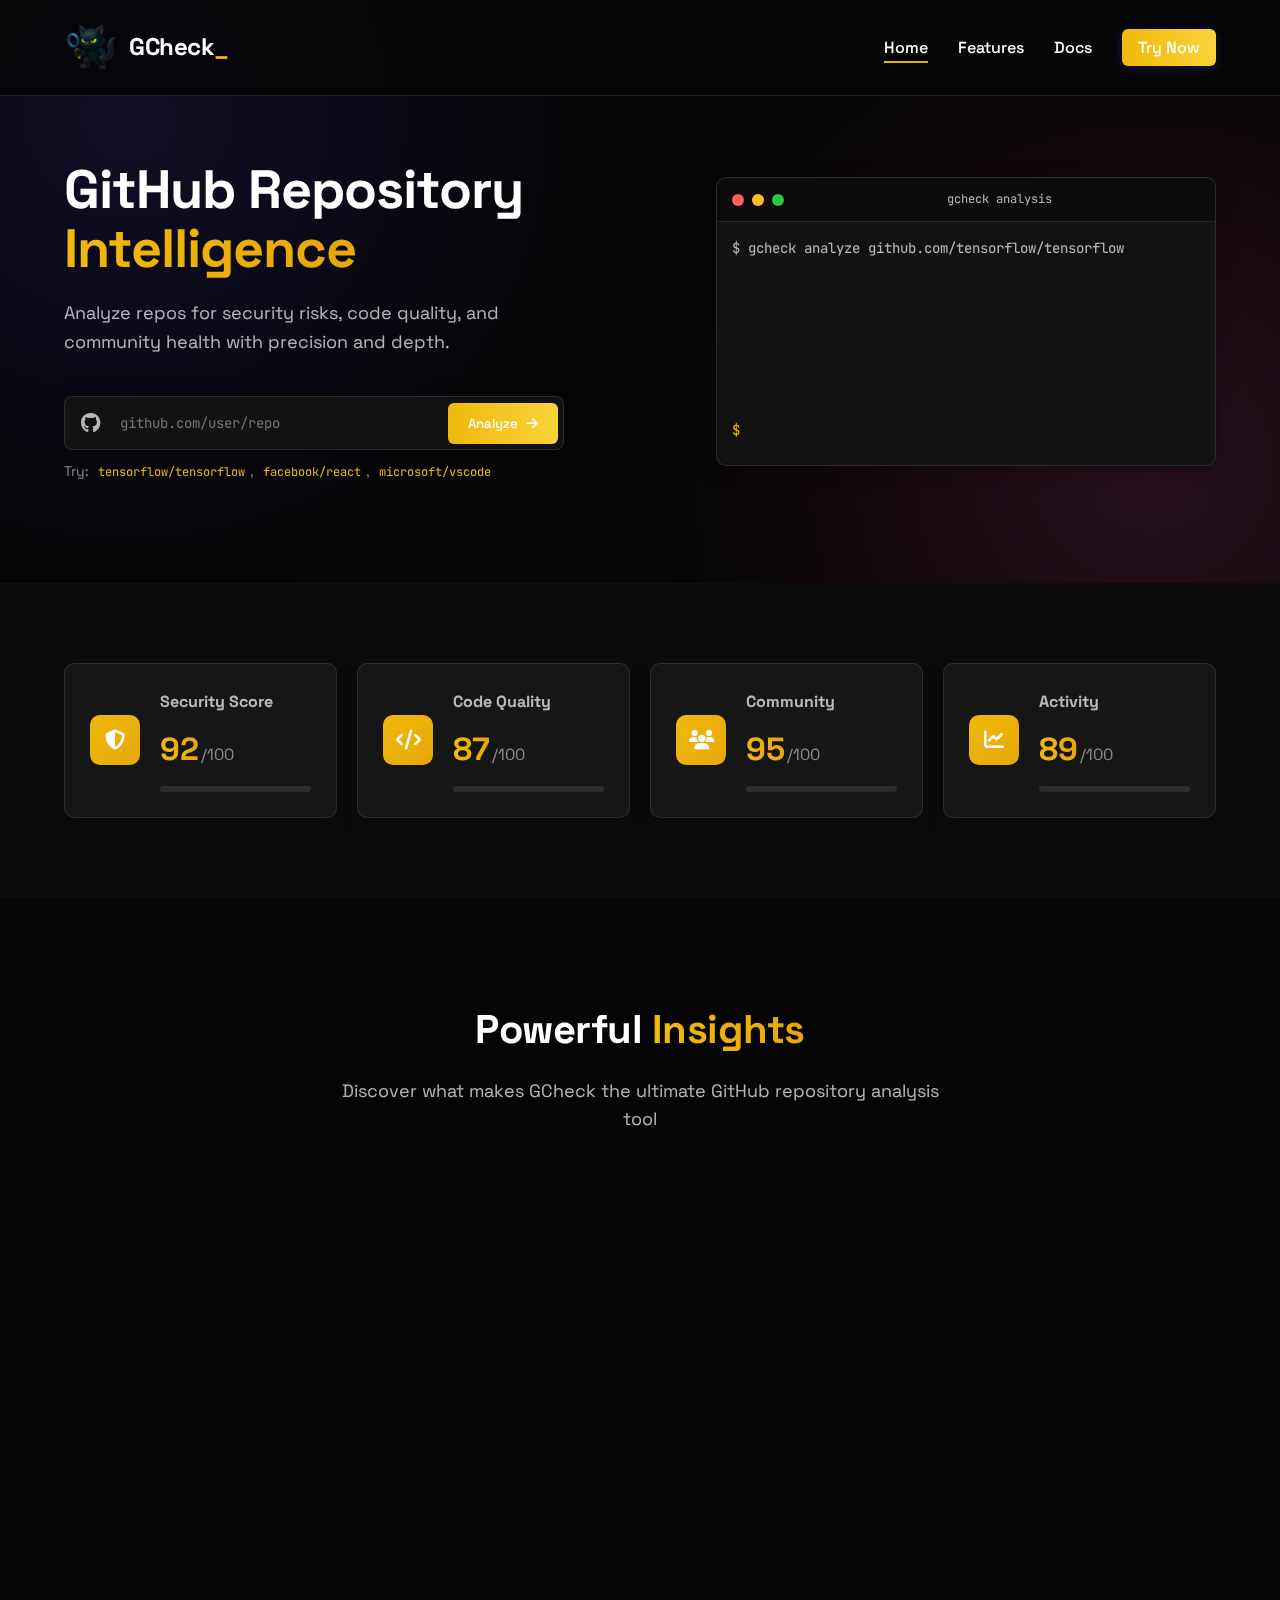
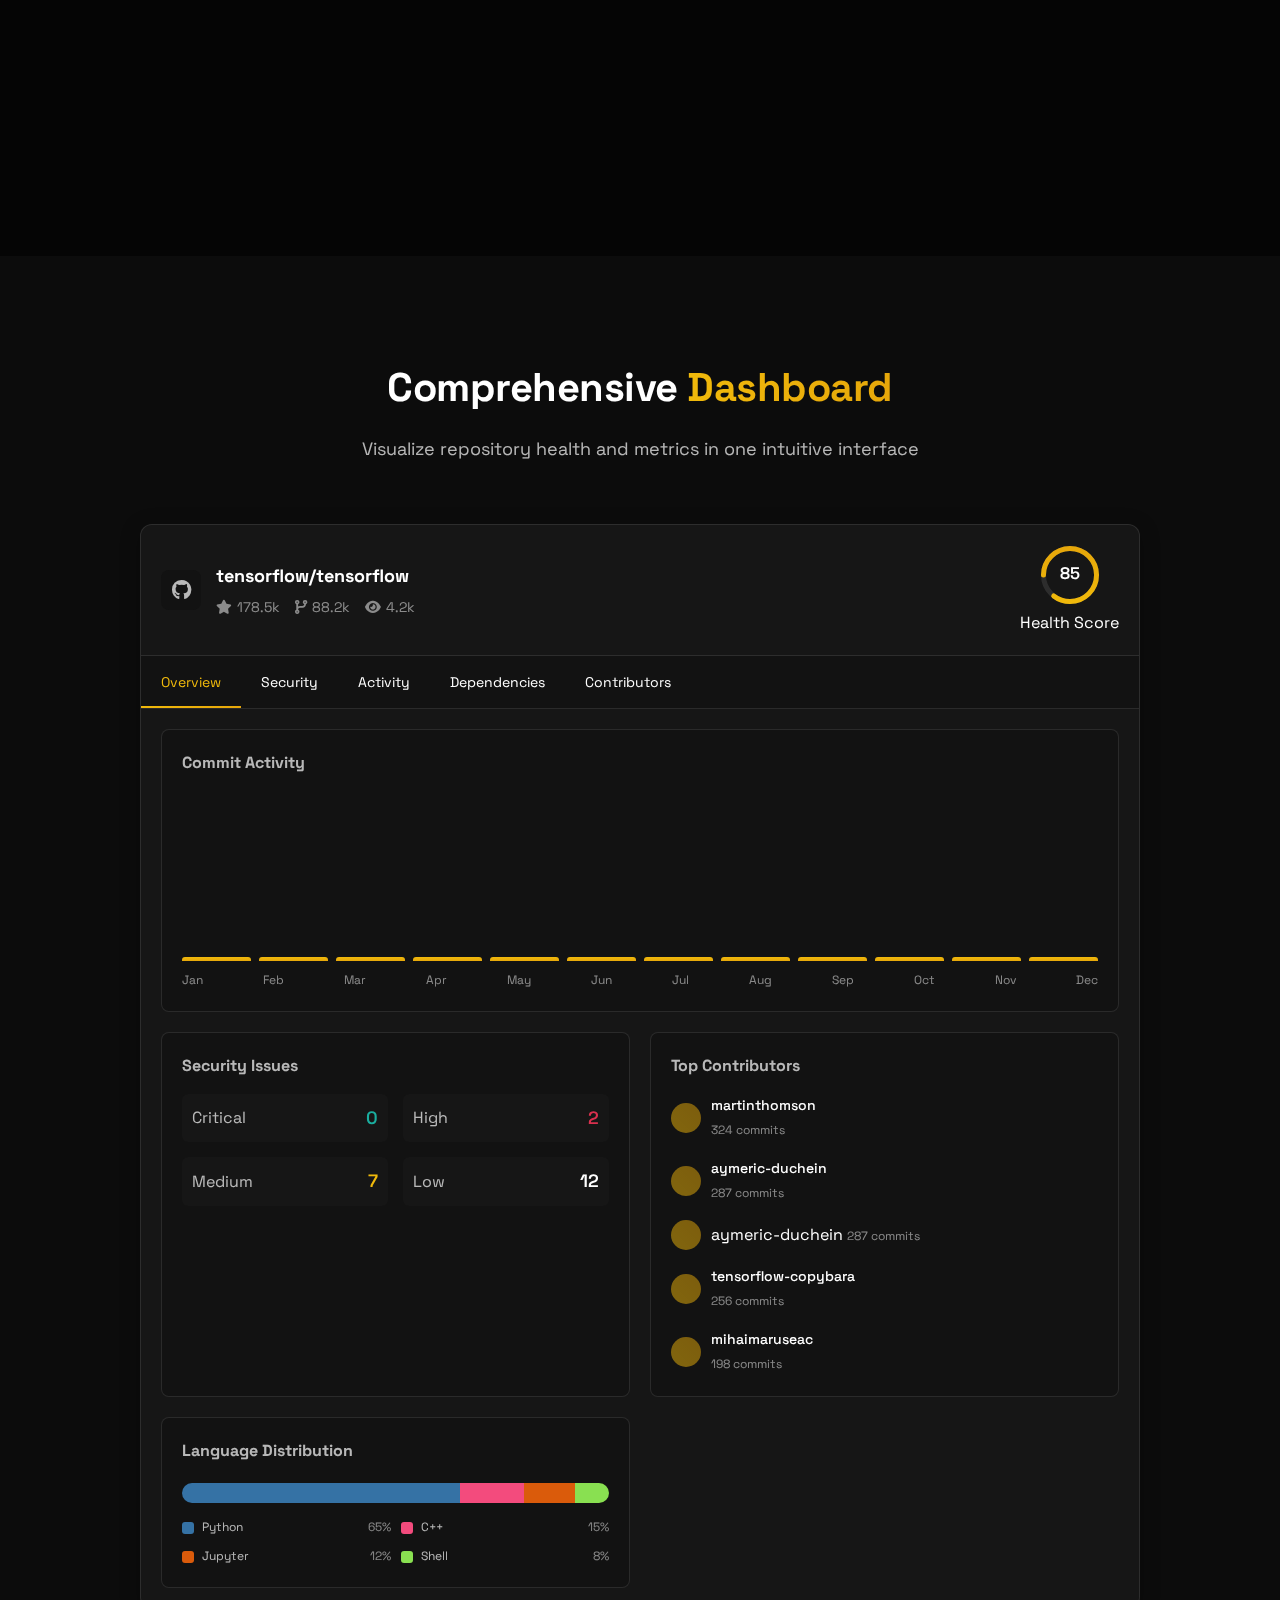
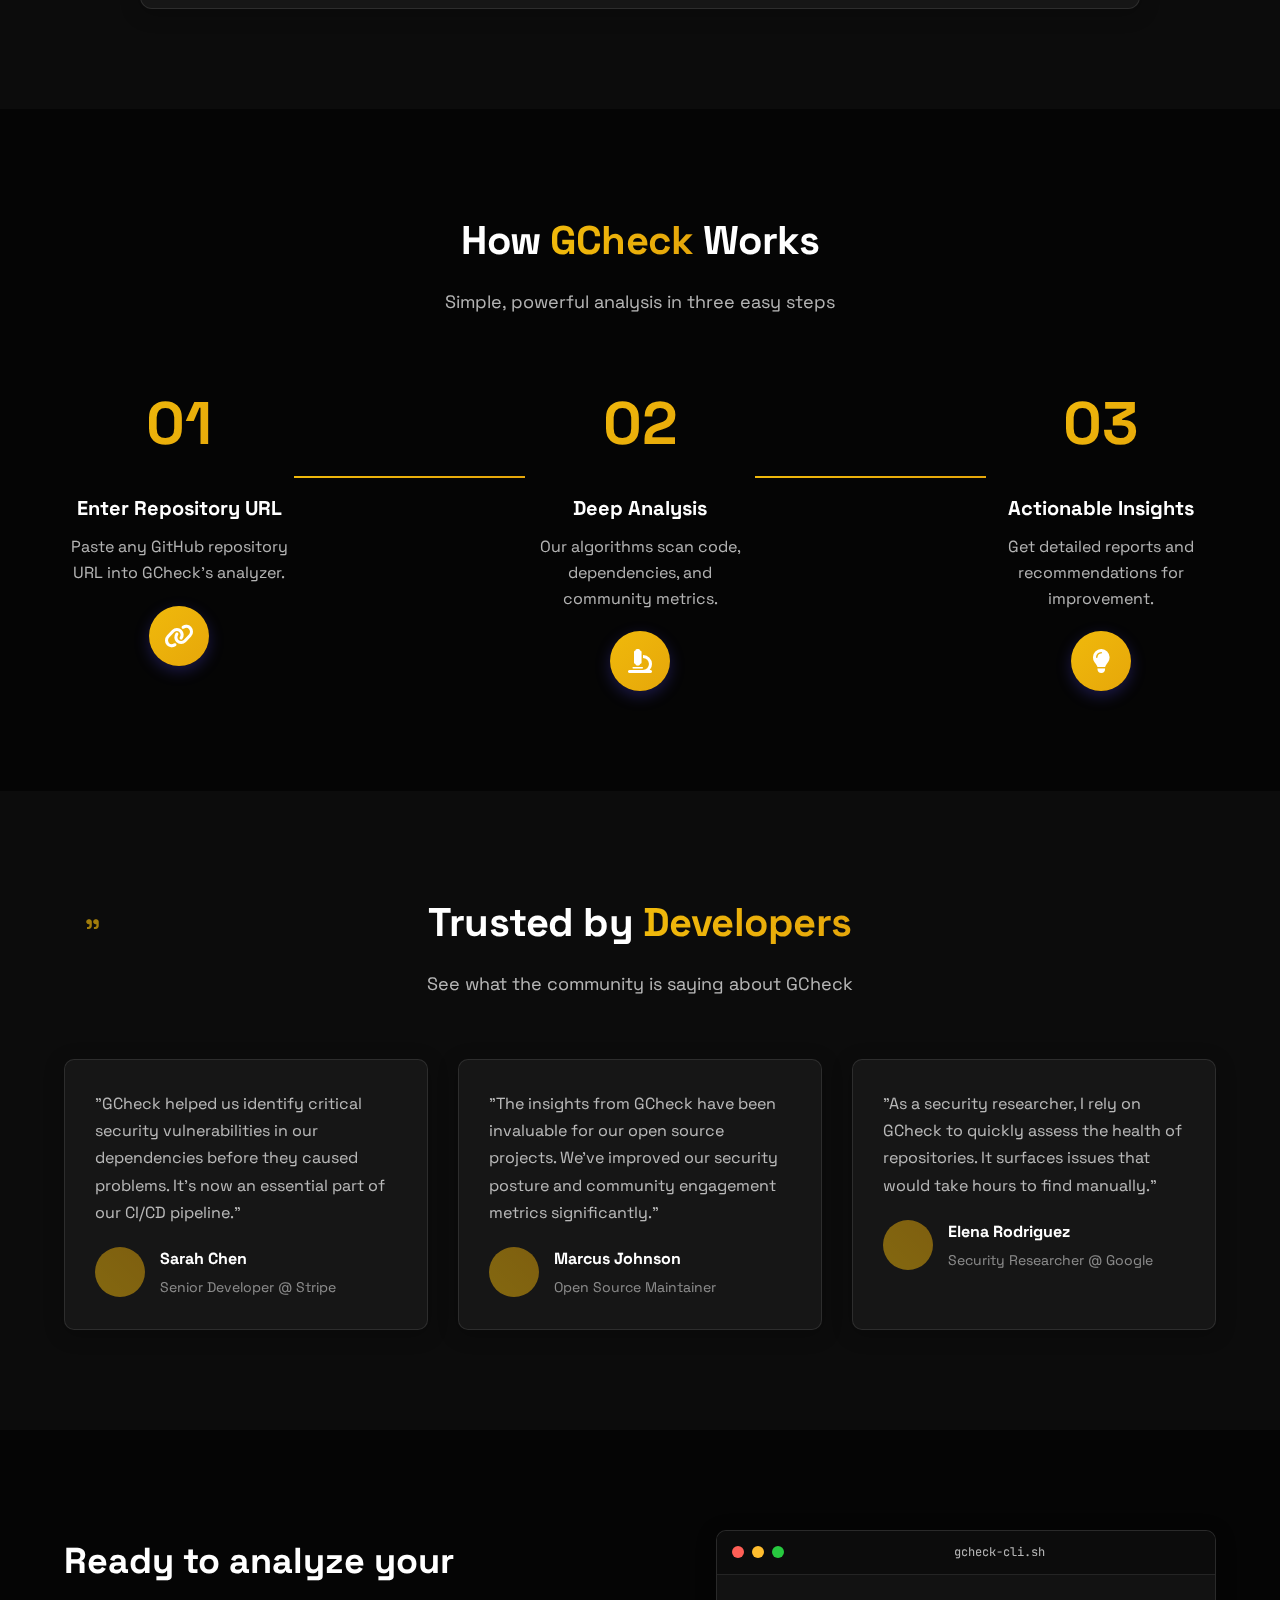
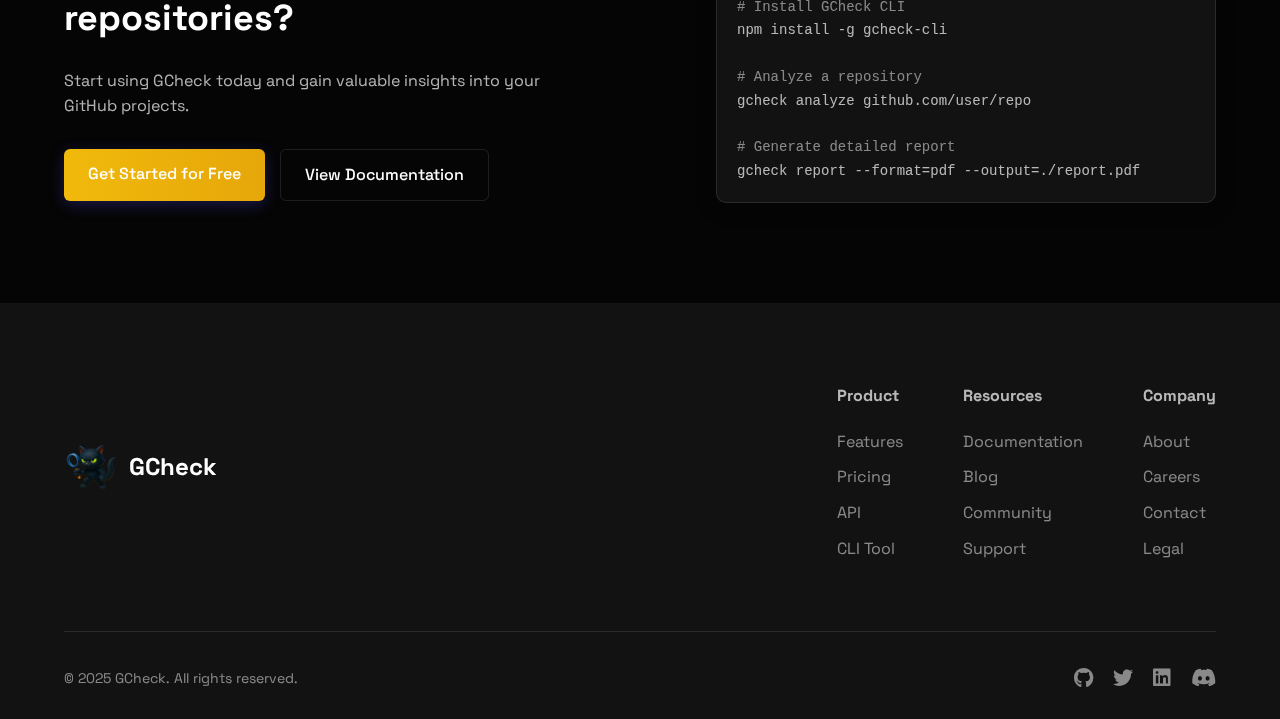
<file: index.html>
<!DOCTYPE html>
<html lang="en">
<head>
    <meta charset="UTF-8">
    <meta name="viewport" content="width=device-width, initial-scale=1.0">
    <title>GCheck - GitHub Repository Intelligence</title>
    <link rel="stylesheet" href="css/style.css">
    <link rel="stylesheet" href="https://cdnjs.cloudflare.com/ajax/libs/font-awesome/6.4.0/css/all.min.css">
    <link rel="preconnect" href="https://fonts.googleapis.com">
    <link rel="preconnect" href="https://fonts.gstatic.com" crossorigin>
    <link href="https://fonts.googleapis.com/css2?family=Space+Grotesk:wght@300;400;500;600;700&family=JetBrains+Mono:wght@400;700&display=swap" rel="stylesheet">
</head>
<body>
    <div class="noise-overlay"></div>
    
    <header>
        <div class="container">
            <div class="logo">
                <img src="image.png" alt="GCheck Logo" class="logo-image" width="55" height="55">
                <h1>GCheck<span class="blink">_</span></h1>
            </div>
            <nav>
                <ul>
                    <li><a href="#" class="active">Home</a></li>
                    <li><a href="#">Features</a></li>
                    <li><a href="#">Docs</a></li>
                    <li><a href="dashboard.html" class="nav-button">Try Now</a></li>
                </ul>
            </nav>
            <div class="menu-toggle">
                <i class="fas fa-bars"></i>
            </div>
        </div>
    </header>

    <section class="hero">
        <div class="container">
            <div class="hero-content">
                <div class="hero-text">
                    <h1>GitHub Repository <span class="gradient-text">Intelligence</span></h1>
                    <p>Analyze repos for security risks, code quality, and community health with precision and depth.</p>
                    <div class="search-container">
                        <div class="search-box">
                            <div class="search-icon">
                                <i class="fab fa-github"></i>
                            </div>
                            <input type="text" placeholder="github.com/user/repo">
                            <button class="analyze-btn">Analyze <i class="fas fa-arrow-right"></i></button>
                        </div>
                        <div class="search-examples">
                            Try: <a href="#">tensorflow/tensorflow</a>, <a href="#">facebook/react</a>, <a href="#">microsoft/vscode</a>
                        </div>                        
                    </div>
                </div>
                <div class="hero-visual">
                    <div class="terminal">
                        <div class="terminal-header">
                            <div class="terminal-buttons">
                                <span></span>
                                <span></span>
                                <span></span>
                            </div>
                            <div class="terminal-title">gcheck analysis</div>
                        </div>
                        <div class="terminal-body">
                            <div class="line">$ gcheck analyze github.com/tensorflow/tensorflow</div>
                            <div class="line">Scanning repository...</div>
                            <div class="line">Analyzing commit history...</div>
                            <div class="line">Checking dependencies...</div>
                            <div class="line">Evaluating security posture...</div>
                            <div class="line success">✓ Analysis complete!</div>
                            <div class="line">
                                <span class="prompt">$</span> <span class="cursor"></span>
                            </div>
                        </div>
                    </div>
                </div>
            </div>
        </div>
        <div class="hero-gradient"></div>
    </section>

    <section class="metrics">
        <div class="container">
            <div class="metrics-grid">
                <div class="metric-card">
                    <div class="metric-icon">
                        <i class="fas fa-shield-alt"></i>
                    </div>
                    <div class="metric-content">
                        <h3>Security Score</h3>
                        <div class="metric-value">
                            <span class="score-value">92</span>
                            <span class="score-max">/100</span>
                        </div>
                        <div class="metric-bar">
                            <div class="bar-fill" style="width: 92%"></div>
                        </div>
                    </div>
                </div>
                <div class="metric-card">
                    <div class="metric-icon">
                        <i class="fas fa-code"></i>
                    </div>
                    <div class="metric-content">
                        <h3>Code Quality</h3>
                        <div class="metric-value">
                            <span class="score-value">87</span>
                            <span class="score-max">/100</span>
                        </div>
                        <div class="metric-bar">
                            <div class="bar-fill" style="width: 87%"></div>
                        </div>
                    </div>
                </div>
                <div class="metric-card">
                    <div class="metric-icon">
                        <i class="fas fa-users"></i>
                    </div>
                    <div class="metric-content">
                        <h3>Community</h3>
                        <div class="metric-value">
                            <span class="score-value">95</span>
                            <span class="score-max">/100</span>
                        </div>
                        <div class="metric-bar">
                            <div class="bar-fill" style="width: 95%"></div>
                        </div>
                    </div>
                </div>
                <div class="metric-card">
                    <div class="metric-icon">
                        <i class="fas fa-chart-line"></i>
                    </div>
                    <div class="metric-content">
                        <h3>Activity</h3>
                        <div class="metric-value">
                            <span class="score-value">89</span>
                            <span class="score-max">/100</span>
                        </div>
                        <div class="metric-bar">
                            <div class="bar-fill" style="width: 89%"></div>
                        </div>
                    </div>
                </div>
            </div>
        </div>
    </section>

    <section class="features">
        <div class="container">
            <div class="section-header">
                <h2>Powerful <span class="gradient-text">Insights</span></h2>
                <p>Discover what makes GCheck the ultimate GitHub repository analysis tool</p>
            </div>
            <div class="features-grid">
                <div class="feature-card">
                    <div class="feature-icon">
                        <i class="fas fa-bug"></i>
                    </div>
                    <h3>Vulnerability Detection</h3>
                    <p>Identify security vulnerabilities in dependencies and code patterns before they become problems.</p>
                </div>
                <div class="feature-card">
                    <div class="feature-icon">
                        <i class="fas fa-history"></i>
                    </div>
                    <h3>Commit Analysis</h3>
                    <p>Track commit frequency, code churn, and contributor patterns to understand project health.</p>
                </div>
                <div class="feature-card">
                    <div class="feature-icon">
                        <i class="fas fa-project-diagram"></i>
                    </div>
                    <h3>Dependency Mapping</h3>
                    <p>Visualize and analyze dependency trees to identify outdated or risky packages.</p>
                </div>
                <div class="feature-card">
                    <div class="feature-icon">
                        <i class="fas fa-tachometer-alt"></i>
                    </div>
                    <h3>Performance Metrics</h3>
                    <p>Evaluate code performance and identify bottlenecks with automated analysis.</p>
                </div>
                <div class="feature-card">
                    <div class="feature-icon">
                        <i class="fas fa-robot"></i>
                    </div>
                    <h3>AI Recommendations</h3>
                    <p>Get intelligent suggestions for improving code quality and security posture.</p>
                </div>
                <div class="feature-card">
                    <div class="feature-icon">
                        <i class="fas fa-bell"></i>
                    </div>
                    <h3>Continuous Monitoring</h3>
                    <p>Set up alerts for new vulnerabilities or significant changes in repository health.</p>
                </div>
            </div>
        </div>
    </section>

    <section class="dashboard-preview">
        <div class="container">
            <div class="section-header">
                <h2>Comprehensive <span class="gradient-text">Dashboard</span></h2>
                <p>Visualize repository health and metrics in one intuitive interface</p>
            </div>
            <div class="dashboard-container">
                <div class="dashboard-frame">
                    <div class="dashboard-header">
                        <div class="repo-info">
                            <div class="repo-icon"><i class="fab fa-github"></i></div>
                            <div class="repo-details">
                                <h3>tensorflow/tensorflow</h3>
                                <div class="repo-meta">
                                    <span><i class="fas fa-star"></i> 178.5k</span>
                                    <span><i class="fas fa-code-branch"></i> 88.2k</span>
                                    <span><i class="fas fa-eye"></i> 4.2k</span>
                                </div>
                            </div>
                        </div>
                        <div class="repo-score">
                            <div class="score-circle">
                                <svg viewBox="0 0 36 36">
                                    <path class="circle-bg"
                                        d="M18 2.0845
                                        a 15.9155 15.9155 0 0 1 0 31.831
                                        a 15.9155 15.9155 0 0 1 0 -31.831"
                                    />
                                    <path class="circle"
                                        stroke-dasharray="85, 100"
                                        d="M18 2.0845
                                        a 15.9155 15.9155 0 0 1 0 31.831
                                        a 15.9155 15.9155 0 0 1 0 -31.831"
                                    />
                                    <text x="18" y="20.35" class="percentage">85</text>
                                </svg>
                            </div>
                            <span>Health Score</span>
                        </div>
                    </div>
                    <div class="dashboard-tabs">
                        <div class="tab active">Overview</div>
                        <div class="tab">Security</div>
                        <div class="tab">Activity</div>
                        <div class="tab">Dependencies</div>
                        <div class="tab">Contributors</div>
                    </div>
                    <div class="dashboard-content">
                        <div class="dashboard-grid">
                            <div class="dashboard-card wide">
                                <h4>Commit Activity</h4>
                                <div class="activity-chart">
                                    <div class="chart-bars">
                                        <div class="chart-bar" style="height: 30%"></div>
                                        <div class="chart-bar" style="height: 45%"></div>
                                        <div class="chart-bar" style="height: 60%"></div>
                                        <div class="chart-bar" style="height: 40%"></div>
                                        <div class="chart-bar" style="height: 75%"></div>
                                        <div class="chart-bar" style="height: 65%"></div>
                                        <div class="chart-bar" style="height: 90%"></div>
                                        <div class="chart-bar" style="height: 70%"></div>
                                        <div class="chart-bar" style="height: 50%"></div>
                                        <div class="chart-bar" style="height: 80%"></div>
                                        <div class="chart-bar" style="height: 60%"></div>
                                        <div class="chart-bar" style="height: 75%"></div>
                                    </div>
                                    <div class="chart-labels">
                                        <span>Jan</span>
                                        <span>Feb</span>
                                        <span>Mar</span>
                                        <span>Apr</span>
                                        <span>May</span>
                                        <span>Jun</span>
                                        <span>Jul</span>
                                        <span>Aug</span>
                                        <span>Sep</span>
                                        <span>Oct</span>
                                        <span>Nov</span>
                                        <span>Dec</span>
                                    </div>
                                </div>
                            </div>
                            <div class="dashboard-card">
                                <h4>Security Issues</h4>
                                <div class="issues-summary">
                                    <div class="issue-category">
                                        <span class="issue-label">Critical</span>
                                        <span class="issue-count">0</span>
                                    </div>
                                    <div class="issue-category">
                                        <span class="issue-label">High</span>
                                        <span class="issue-count">2</span>
                                    </div>
                                    <div class="issue-category">
                                        <span class="issue-label">Medium</span>
                                        <span class="issue-count">7</span>
                                    </div>
                                    <div class="issue-category">
                                        <span class="issue-label">Low</span>
                                        <span class="issue-count">12</span>
                                    </div>
                                </div>
                            </div>
                            <div class="dashboard-card">
                                <h4>Top Contributors</h4>
                                <div class="contributors-list">
                                    <div class="contributor">
                                        <div class="contributor-avatar"></div>
                                        <div class="contributor-info">
                                            <span class="contributor-name">martinthomson</span>
                                            <span class="contributor-commits">324 commits</span>
                                        </div>
                                    </div>
                                    <div class="contributor">
                                        <div class="contributor-avatar"></div>
                                        <div class="contributor-info">
                                            <span class="contributor-name">aymeric-duchein</span>
                                            <span class="contributor-commits">287 commits</span>
                                        </div>
                                    </div>
                                    <div class="contributor">
                                        <div class="contributor-avatar"></div>
                                        <div class="contributor-info
                                        <span class="contributor-name">aymeric-duchein</span>
                                        <span class="contributor-commits">287 commits</span>
                                    </div>
                                </div>
                                <div class="contributor">
                                    <div class="contributor-avatar"></div>
                                    <div class="contributor-info">
                                        <span class="contributor-name">tensorflow-copybara</span>
                                        <span class="contributor-commits">256 commits</span>
                                    </div>
                                </div>
                                <div class="contributor">
                                    <div class="contributor-avatar"></div>
                                    <div class="contributor-info">
                                        <span class="contributor-name">mihaimaruseac</span>
                                        <span class="contributor-commits">198 commits</span>
                                    </div>
                                </div>
                            </div>
                        </div>
                        <div class="dashboard-card">
                            <h4>Language Distribution</h4>
                            <div class="language-chart">
                                <div class="language-bar">
                                    <div class="language-segment" style="width: 65%; background-color: #3572A5;" title="Python: 65%"></div>
                                    <div class="language-segment" style="width: 15%; background-color: #f34b7d;" title="C++: 15%"></div>
                                    <div class="language-segment" style="width: 12%; background-color: #DA5B0B;" title="Jupyter: 12%"></div>
                                    <div class="language-segment" style="width: 8%; background-color: #89e051;" title="Shell: 8%"></div>
                                </div>
                                <div class="language-labels">
                                    <div class="language-label">
                                        <span class="language-color" style="background-color: #3572A5;"></span>
                                        <span class="language-name">Python</span>
                                        <span class="language-percentage">65%</span>
                                    </div>
                                    <div class="language-label">
                                        <span class="language-color" style="background-color: #f34b7d;"></span>
                                        <span class="language-name">C++</span>
                                        <span class="language-percentage">15%</span>
                                    </div>
                                    <div class="language-label">
                                        <span class="language-color" style="background-color: #DA5B0B;"></span>
                                        <span class="language-name">Jupyter</span>
                                        <span class="language-percentage">12%</span>
                                    </div>
                                    <div class="language-label">
                                        <span class="language-color" style="background-color: #89e051;"></span>
                                        <span class="language-name">Shell</span>
                                        <span class="language-percentage">8%</span>
                                    </div>
                                </div>
                            </div>
                        </div>
                    </div>
                </div>
            </div>
        </div>
    </div>
</section>

<section class="how-it-works">
    <div class="container">
        <div class="section-header">
            <h2>How <span class="gradient-text">GCheck</span> Works</h2>
            <p>Simple, powerful analysis in three easy steps</p>
        </div>
        <div class="steps">
            <div class="step">
                <div class="step-number">01</div>
                <div class="step-content">
                    <h3>Enter Repository URL</h3>
                    <p>Paste any GitHub repository URL into GCheck's analyzer.</p>
                </div>
                <div class="step-icon">
                    <i class="fas fa-link"></i>
                </div>
            </div>
            <div class="step-connector"></div>
            <div class="step">
                <div class="step-number">02</div>
                <div class="step-content">
                    <h3>Deep Analysis</h3>
                    <p>Our algorithms scan code, dependencies, and community metrics.</p>
                </div>
                <div class="step-icon">
                    <i class="fas fa-microscope"></i>
                </div>
            </div>
            <div class="step-connector"></div>
            <div class="step">
                <div class="step-number">03</div>
                <div class="step-content">
                    <h3>Actionable Insights</h3>
                    <p>Get detailed reports and recommendations for improvement.</p>
                </div>
                <div class="step-icon">
                    <i class="fas fa-lightbulb"></i>
                </div>
            </div>
        </div>
    </div>
</section>

<section class="testimonials">
    <div class="container">
        <div class="section-header">
            <h2>Trusted by <span class="gradient-text">Developers</span></h2>
            <p>See what the community is saying about GCheck</p>
        </div>
        <div class="testimonials-grid">
            <div class="testimonial-card">
                <div class="testimonial-content">
                    <p>"GCheck helped us identify critical security vulnerabilities in our dependencies before they caused problems. It's now an essential part of our CI/CD pipeline."</p>
                </div>
                <div class="testimonial-author">
                    <div class="author-avatar"></div>
                    <div class="author-info">
                        <h4>Sarah Chen</h4>
                        <p>Senior Developer @ Stripe</p>
                    </div>
                </div>
            </div>
            <div class="testimonial-card">
                <div class="testimonial-content">
                    <p>"The insights from GCheck have been invaluable for our open source projects. We've improved our security posture and community engagement metrics significantly."</p>
                </div>
                <div class="testimonial-author">
                    <div class="author-avatar"></div>
                    <div class="author-info">
                        <h4>Marcus Johnson</h4>
                        <p>Open Source Maintainer</p>
                    </div>
                </div>
            </div>
            <div class="testimonial-card">
                <div class="testimonial-content">
                    <p>"As a security researcher, I rely on GCheck to quickly assess the health of repositories. It surfaces issues that would take hours to find manually."</p>
                </div>
                <div class="testimonial-author">
                    <div class="author-avatar"></div>
                    <div class="author-info">
                        <h4>Elena Rodriguez</h4>
                        <p>Security Researcher @ Google</p>
                    </div>
                </div>
            </div>
        </div>
    </div>
</section>

<section class="cta">
    <div class="container">
        <div class="cta-content">
            <h2>Ready to analyze your repositories?</h2>
            <p>Start using GCheck today and gain valuable insights into your GitHub projects.</p>
            <div class="cta-buttons">
                <a href="#" class="btn-primary">Get Started for Free</a>
                <a href="#" class="btn-secondary">View Documentation</a>
            </div>
        </div>
        <div class="cta-visual">
            <div class="code-snippet">
                <div class="code-header">
                    <div class="code-dots">
                        <span></span>
                        <span></span>
                        <span></span>
                    </div>
                    <div class="code-title">gcheck-cli.sh</div>
                </div>
                <div class="code-body">
                    <pre><code><span class="comment"># Install GCheck CLI</span>
npm install -g gcheck-cli

<span class="comment"># Analyze a repository</span>
gcheck analyze github.com/user/repo

<span class="comment"># Generate detailed report</span>
gcheck report --format=pdf --output=./report.pdf</code></pre>
                </div>
            </div>
        </div>
    </div>
</section>

<footer>
    <div class="container">
        <div class="footer-top">
            <div class="footer-logo">
                <img src="image.png" alt="GCheck Logo" class="logo-image" width="55" height="55">
                <h2>GCheck</h2>
            </div>
            <div class="footer-links">
                <div class="footer-column">
                    <h3>Product</h3>
                    <ul>
                        <li><a href="#">Features</a></li>
                        <li><a href="#">Pricing</a></li>
                        <li><a href="#">API</a></li>
                        <li><a href="#">CLI Tool</a></li>
                    </ul>
                </div>
                <div class="footer-column">
                    <h3>Resources</h3>
                    <ul>
                        <li><a href="#">Documentation</a></li>
                        <li><a href="#">Blog</a></li>
                        <li><a href="#">Community</a></li>
                        <li><a href="#">Support</a></li>
                    </ul>
                </div>
                <div class="footer-column">
                    <h3>Company</h3>
                    <ul>
                        <li><a href="#">About</a></li>
                        <li><a href="#">Careers</a></li>
                        <li><a href="#">Contact</a></li>
                        <li><a href="#">Legal</a></li>
                    </ul>
                </div>
            </div>
        </div>
        <div class="footer-bottom">
            <div class="copyright">
                <p>&copy; 2025 GCheck. All rights reserved.</p>
            </div>
            <div class="social-links">
                <a href="#"><i class="fab fa-github"></i></a>
                <a href="#"><i class="fab fa-twitter"></i></a>
                <a href="#"><i class="fab fa-linkedin"></i></a>
                <a href="#"><i class="fab fa-discord"></i></a>
            </div>
        </div>
    </div>
</footer>

<script src="js/main.js"></script>
</body>
</html>
</file>
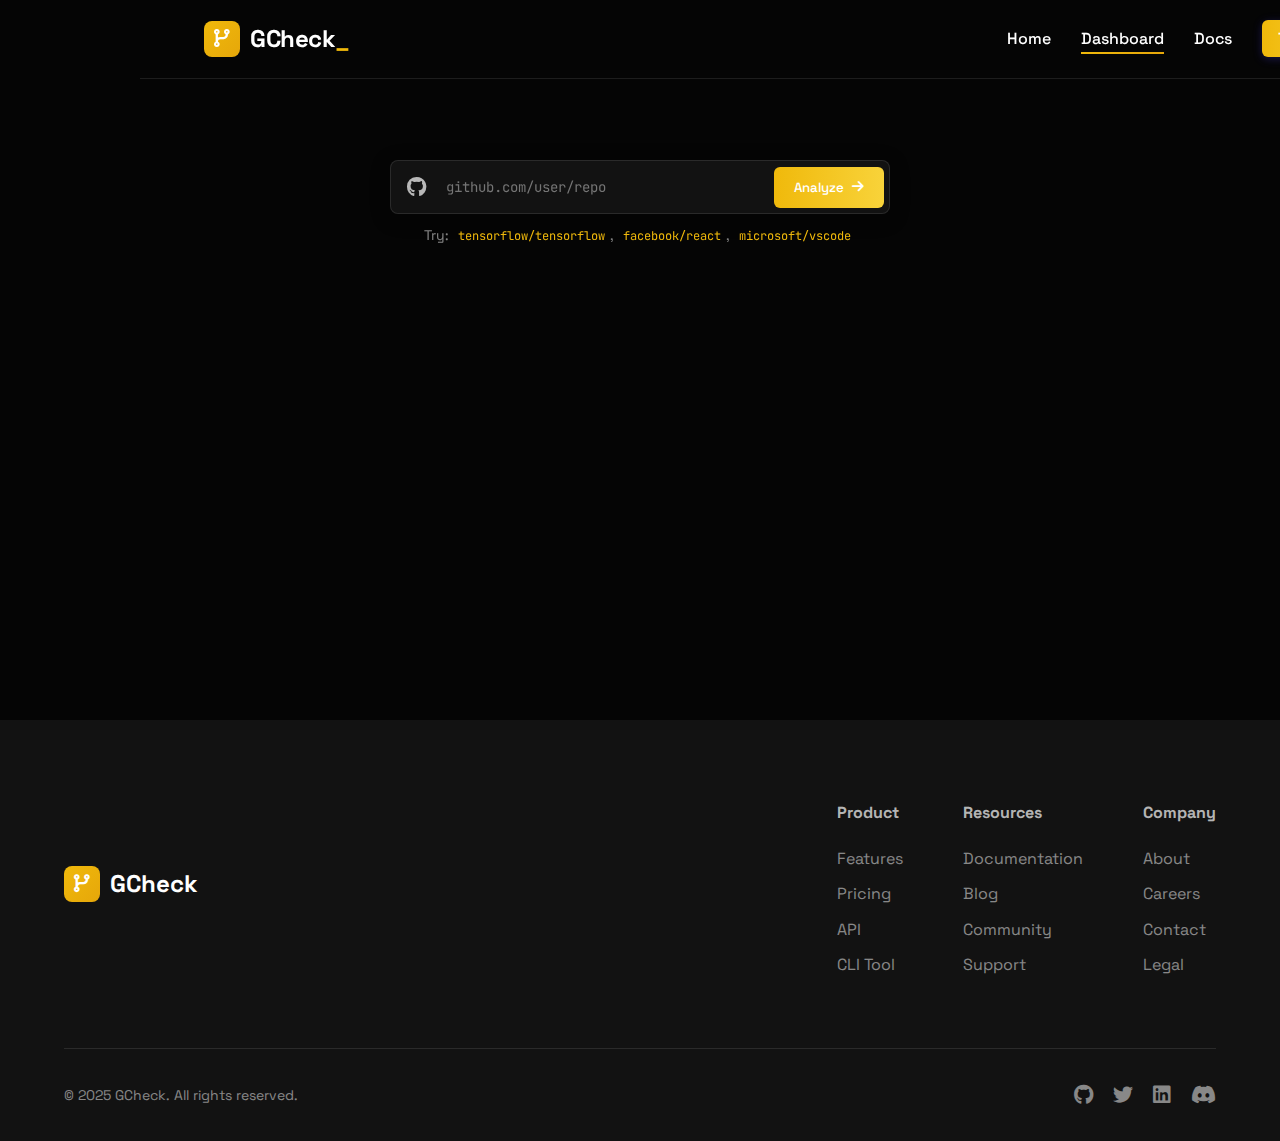
<file: dashboard.html>
<!DOCTYPE html>
<html lang="en">
<head>
    <meta charset="UTF-8">
    <meta name="viewport" content="width=device-width, initial-scale=1.0">
    <title>GCheck - Repository Analysis Dashboard</title>
    <link rel="stylesheet" href="css/style.css">
    <link rel="stylesheet" href="css/dashboard.css">
    <meta name="viewport" content="width=device-width, initial-scale=1.0, maximum-scale=1.0, user-scalable=no">

    <link rel="stylesheet" href="https://cdnjs.cloudflare.com/ajax/libs/font-awesome/6.4.0/css/all.min.css">
    <link rel="preconnect" href="https://fonts.googleapis.com">
    <link rel="preconnect" href="https://fonts.gstatic.com" crossorigin>
    <link href="https://fonts.googleapis.com/css2?family=Space+Grotesk:wght@300;400;500;600;700&family=JetBrains+Mono:wght@400;700&display=swap" rel="stylesheet">
</head>
<body>
    <div class="container dashboard-container">
    <div class="noise-overlay"></div>
    
    <header>
        <div class="container">
            <div class="logo">
                <div class="logo-icon"><i class="fas fa-code-branch"></i></div>
                <h1>GCheck<span class="blink">_</span></h1>
            </div>
            <nav>
                <ul>
                    <li><a href="index.html">Home</a></li>
                    <li><a href="#" class="active">Dashboard</a></li>
                    <li><a href="#">Docs</a></li>
                    <li><a href="#" class="nav-button">Try Now</a></li>
                </ul>
            </nav>
            <div class="menu-toggle">
                <i class="fas fa-bars"></i>
            </div>
        </div>
    </header>

    <main class="dashboard-main">
        <div class="container">
            <div class="dashboard-search">
                <div class="search-container">
                    <div class="search-box">
                        <div class="search-icon">
                            <i class="fab fa-github"></i>
                        </div>
                        <input type="text" id="repo-url" placeholder="github.com/user/repo">
                        <button class="analyze-btn" id="analyze-btn">Analyze <i class="fas fa-arrow-right"></i></button>
                    </div>
                    <div class="search-examples">
                        Try: <a href="#" onclick="document.getElementById('repo-url').value='tensorflow/tensorflow'; return false;">tensorflow/tensorflow</a>, 
                        <a href="#" onclick="document.getElementById('repo-url').value='facebook/react'; return false;">facebook/react</a>, 
                        <a href="#" onclick="document.getElementById('repo-url').value='microsoft/vscode'; return false;">microsoft/vscode</a>
                    </div>
                </div>
            </div>
            
            <!-- Loading State -->
            <div id="loading" class="loading-container" style="display: none;">
                <div class="loading-spinner"></div>
                <div class="loading-text">Analyzing Repository</div>
                <div class="loading-subtext">Scanning <span id="loading-repo-url">user/repo</span></div>
                
                <div class="loading-steps">
                    <div class="loading-step">
                        <div class="step-status active">
                            <i class="fas fa-sync-alt"></i>
                        </div>
                        <div class="step-label">Fetching repository data...</div>
                    </div>
                    <div class="loading-step">
                        <div class="step-status pending">
                            <i class="fas fa-circle"></i>
                        </div>
                        <div class="step-label">Analyzing commit history...</div>
                    </div>
                    <div class="loading-step">
                        <div class="step-status pending">
                            <i class="fas fa-circle"></i>
                        </div>
                        <div class="step-label">Checking dependencies...</div>
                    </div>
                    <div class="loading-step">
                        <div class="step-status pending">
                            <i class="fas fa-circle"></i>
                        </div>
                        <div class="step-label">Evaluating security posture...</div>
                    </div>
                </div>
            </div>
            
            <!-- Error Message -->
            <div id="error-message" class="error-container" style="display: none;">
                <div class="error-icon">
                    <i class="fas fa-exclamation-circle"></i>
                </div>
                <h3>Repository Not Found</h3>
                <p>We couldn't find the repository you're looking for. Please check the URL and try again.</p>
                <a href="#" class="retry-button" onclick="window.location.reload()">Try Again</a>
            </div>
            
            <!-- Dashboard Content -->
            <div id="dashboard" style="display: none;">
                <div class="dashboard-frame">
                    <div class="dashboard-header">
                        <div class="repo-info">
                            <div class="repo-icon"><i class="fab fa-github"></i></div>
                            <div class="repo-details">
                                <h3 id="repo-name">user/repo</h3>
                                <div class="repo-meta">
                                    <span><i class="fas fa-star"></i> <span id="repo-stars">0</span></span>
                                    <span><i class="fas fa-code-branch"></i> <span id="repo-forks">0</span></span>
                                    <span><i class="fas fa-eye"></i> <span id="repo-watchers">0</span></span>
                                </div>
                            </div>
                        </div>
                        <div class="repo-score">
                            <div class="score-circle">
                                <svg viewBox="0 0 36 36">
                                    <defs>
                                        <linearGradient id="gradient" x1="0%" y1="0%" x2="100%" y2="0%">
                                            <stop offset="0%" stop-color="var(--accent-primary)" />
                                            <stop offset="100%" stop-color="var(--accent-tertiary)" />
                                        </linearGradient>
                                    </defs>
                                    <path class="circle-bg"
                                        d="M18 2.0845
                                        a 15.9155 15.9155 0 0 1 0 31.831
                                        a 15.9155 15.9155 0 0 1 0 -31.831"
                                    />
                                    <path class="circle"
                                        stroke="url(#gradient)"
                                        stroke-dasharray="85, 100"
                                        d="M18 2.0845
                                        a 15.9155 15.9155 0 0 1 0 31.831
                                        a 15.9155 15.9155 0 0 1 0 -31.831"
                                    />
                                    <text x="18" y="20.35" class="percentage" id="health-score">85</text>
                                </svg>
                            </div>
                            <span>Health Score</span>
                        </div>
                    </div>
                    <div class="dashboard-tabs">
                        <div class="tab active" data-tab="overview">Overview</div>
                        <div class="tab" data-tab="security">Security</div>
                        <div class="tab" data-tab="activity">Activity</div>
                        <div class="tab" data-tab="dependencies">Dependencies</div>
                        <div class="tab" data-tab="contributors">Contributors</div>
                    </div>
                    <div class="tab-content active" id="overview-tab">
                        <div class="dashboard-grid">
                            <div class="dashboard-card wide">
                                <h4>Commit Activity</h4>
                                <div class="activity-chart">
                                    <div class="chart-bars" id="commit-activity">
                                        <!-- Bars will be added dynamically -->
                                    </div>
                                    <div class="chart-labels">
                                        <span>Jan</span>
                                        <span>Feb</span>
                                        <span>Mar</span>
                                        <span>Apr</span>
                                        <span>May</span>
                                        <span>Jun</span>
                                        <span>Jul</span>
                                        <span>Aug</span>
                                        <span>Sep</span>
                                        <span>Oct</span>
                                        <span>Nov</span>
                                        <span>Dec</span>
                                    </div>
                                </div>
                            </div>
                            <div class="dashboard-card">
                                <h4>Security Issues</h4>
                                <div class="issues-summary" id="security-issues">
                                    <!-- Security issues will be added dynamically -->
                                </div>
                            </div>
                            <div class="dashboard-card">
                                <h4>Top Contributors</h4>
                                <div class="contributors-list" id="top-contributors">
                                    <!-- Contributors will be added dynamically -->
                                </div>
                            </div>
                            <div class="dashboard-card">
                                <h4>Language Distribution</h4>
                                <div class="language-chart" id="language-distribution">
                                    <!-- Language distribution will be added dynamically -->
                                </div>
                            </div>
                        </div>
                    </div>
                    <div class="tab-content" id="security-tab">
                        <div class="dashboard-grid">
                            <div class="dashboard-card">
                                <h4>Security Breakdown</h4>
                                <div id="security-breakdown">
                                    <!-- Security breakdown will be added dynamically -->
                                </div>
                            </div>
                            <div class="dashboard-card">
                                <h4>Security Recommendations</h4>
                                <div class="recommendations-list" id="security-recommendations">
                                    <!-- Recommendations will be added dynamically -->
                                </div>
                            </div>
                        </div>
                        <div class="dashboard-card wide">
                            <h4>Vulnerabilities</h4>
                            <div class="vulnerabilities-list" id="vulnerabilities">
                                <!-- Vulnerabilities will be added dynamically -->
                            </div>
                        </div>
                    </div>
                </div>
                <div class="tab-content" id="activity-tab">
                    <!-- Activity content will be added dynamically -->
                </div>
                <div class="tab-content" id="dependencies-tab">
                    <!-- Dependencies content will be added dynamically -->
                </div>
                <div class="tab-content" id="contributors-tab">
                    <!-- Contributors content will be added dynamically -->
                </div>
            </div>
        </div>
    </div>
</main>

<footer>
    <div class="container">
        <div class="footer-top">
            <div class="footer-logo">
                <div class="logo-icon"><i class="fas fa-code-branch"></i></div>
                <h2>GCheck</h2>
            </div>
            <div class="footer-links">
                <div class="footer-column">
                    <h3>Product</h3>
                    <ul>
                        <li><a href="#">Features</a></li>
                        <li><a href="#">Pricing</a></li>
                        <li><a href="#">API</a></li>
                        <li><a href="#">CLI Tool</a></li>
                    </ul>
                </div>
                <div class="footer-column">
                    <h3>Resources</h3>
                    <ul>
                        <li><a href="#">Documentation</a></li>
                        <li><a href="#">Blog</a></li>
                        <li><a href="#">Community</a></li>
                        <li><a href="#">Support</a></li>
                    </ul>
                </div>
                <div class="footer-column">
                    <h3>Company</h3>
                    <ul>
                        <li><a href="#">About</a></li>
                        <li><a href="#">Careers</a></li>
                        <li><a href="#">Contact</a></li>
                        <li><a href="#">Legal</a></li>
                    </ul>
                </div>
            </div>
        </div>
        <div class="footer-bottom">
            <div class="copyright">
                <p>&copy; 2025 GCheck. All rights reserved.</p>
            </div>
            <div class="social-links">
                <a href="#"><i class="fab fa-github"></i></a>
                <a href="#"><i class="fab fa-twitter"></i></a>
                <a href="#"><i class="fab fa-linkedin"></i></a>
                <a href="#"><i class="fab fa-discord"></i></a>
            </div>
        </div>
    </div>
</footer>

<script src="js/dashboard.js"></script>
</body>
</html>
</file>
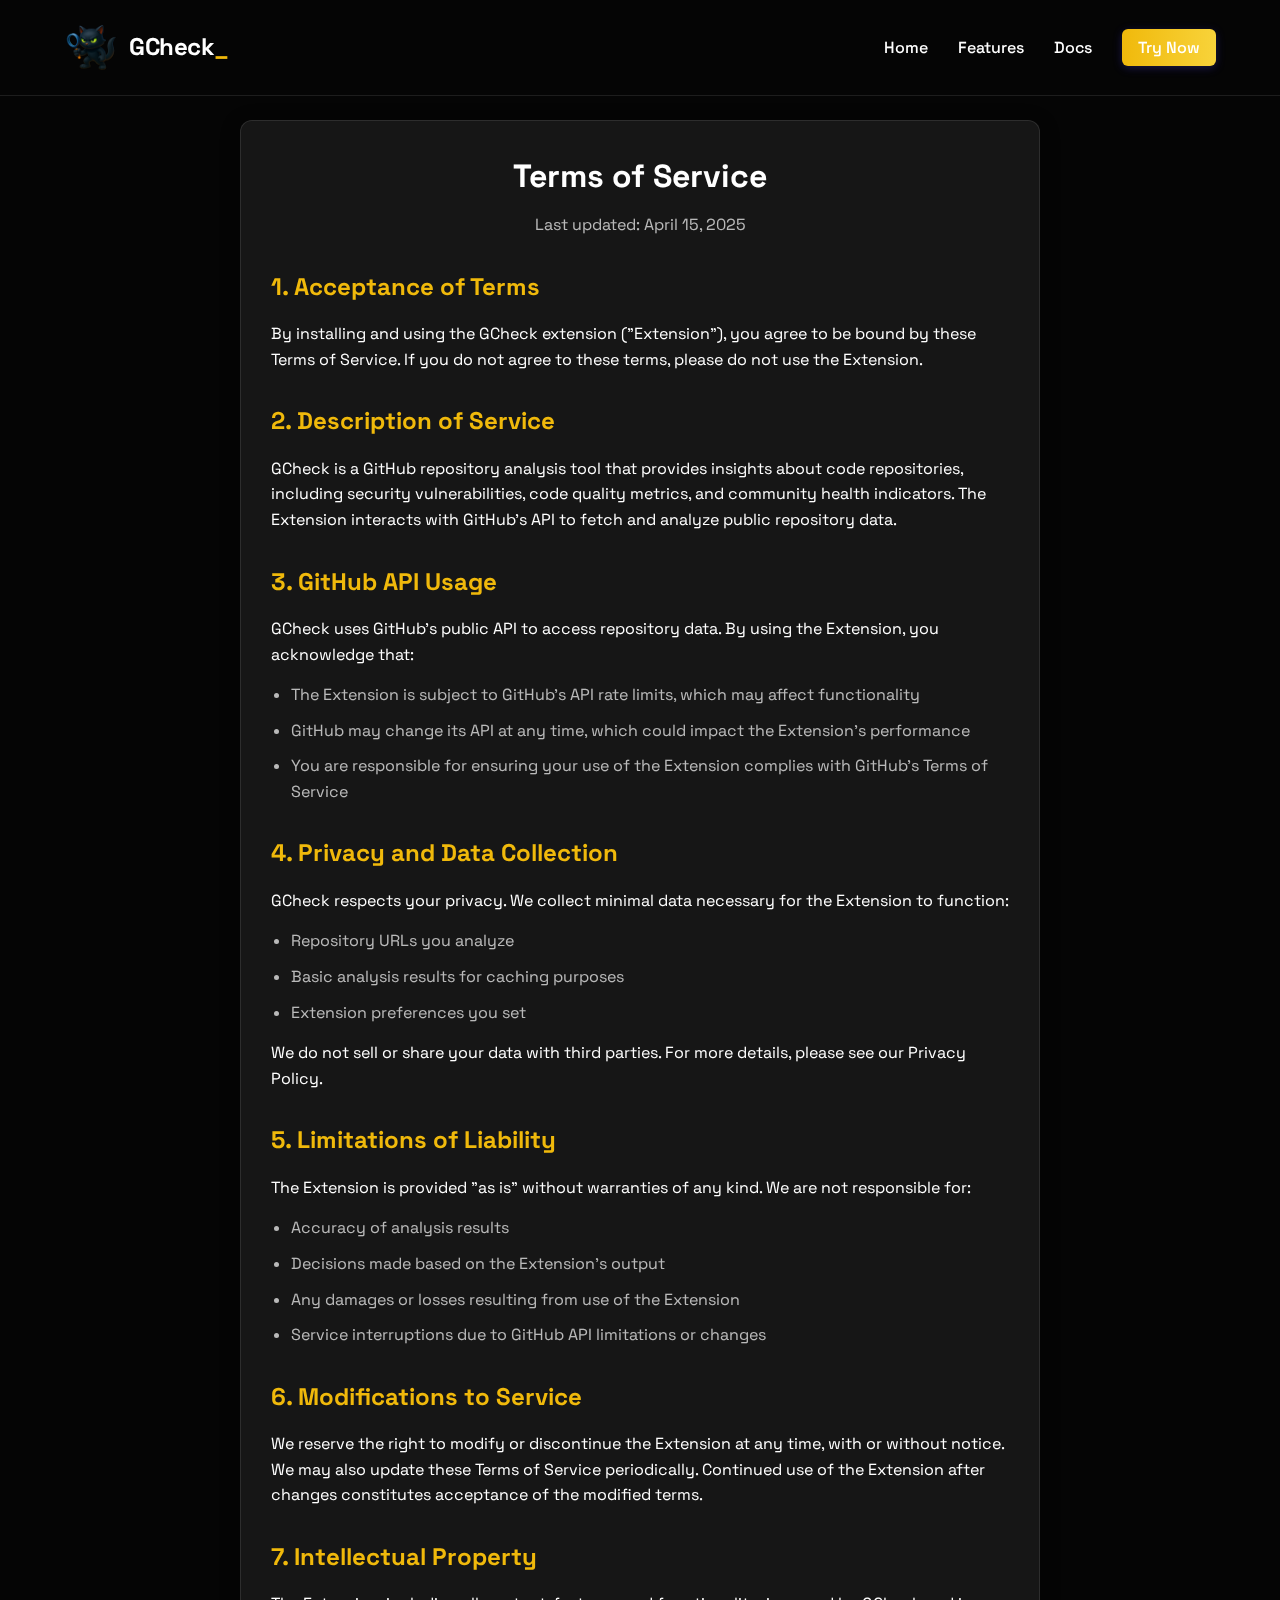
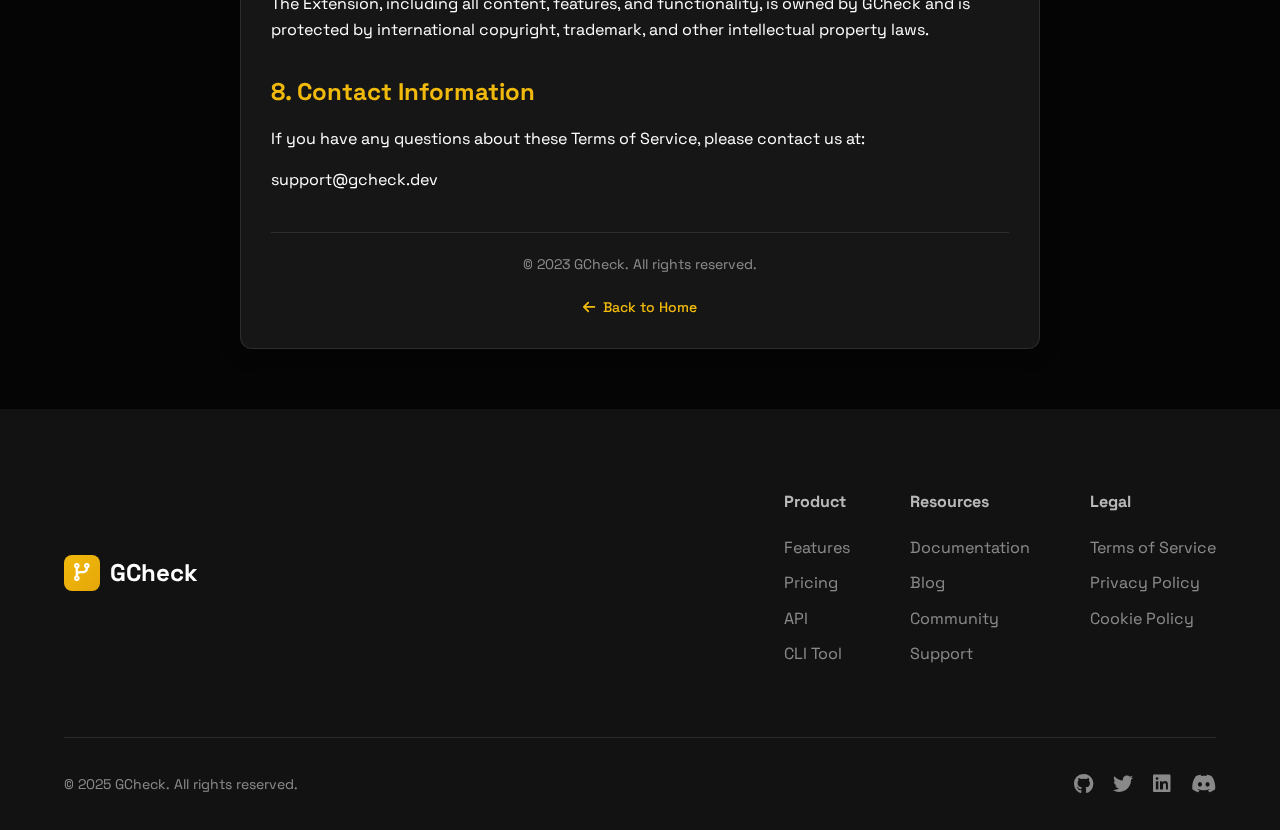
<file: tos.html>
<!DOCTYPE html>
<html lang="en">
<head>
    <meta charset="UTF-8">
    <meta name="viewport" content="width=device-width, initial-scale=1.0">
    <title>GCheck - Terms of Service</title>
    <link rel="stylesheet" href="css/style.css">
    <link rel="stylesheet" href="https://cdnjs.cloudflare.com/ajax/libs/font-awesome/6.4.0/css/all.min.css">
    <link rel="preconnect" href="https://fonts.googleapis.com">
    <link rel="preconnect" href="https://fonts.gstatic.com" crossorigin>
    <link href="https://fonts.googleapis.com/css2?family=Space+Grotesk:wght@300;400;500;600;700&family=JetBrains+Mono:wght@400;700&display=swap" rel="stylesheet">
    <style>
        .tos-container {
            max-width: 800px;
            margin: 120px auto 60px;
            padding: 30px;
            background-color: var(--bg-card);
            border-radius: 12px;
            border: 1px solid var(--border);
            box-shadow: var(--card-shadow);
        }
        
        .tos-header {
            margin-bottom: 30px;
            text-align: center;
        }
        
        .tos-header h1 {
            font-size: 32px;
            margin-bottom: 10px;
        }
        
        .tos-header p {
            color: var(--text-secondary);
        }
        
        .tos-section {
            margin-bottom: 30px;
        }
        
        .tos-section h2 {
            font-size: 24px;
            margin-bottom: 15px;
            color: var(--accent-primary);
        }
        
        .tos-section p {
            margin-bottom: 15px;
            line-height: 1.6;
        }
        
        .tos-section ul {
            margin-left: 20px;
            margin-bottom: 15px;
        }
        
        .tos-section li {
            margin-bottom: 10px;
            color: var(--text-secondary);
        }
        
        .tos-footer {
            margin-top: 40px;
            padding-top: 20px;
            border-top: 1px solid var(--border);
            text-align: center;
            color: var(--text-tertiary);
            font-size: 14px;
        }
        
        .back-link {
            display: inline-flex;
            align-items: center;
            gap: 8px;
            margin-top: 20px;
            color: var(--accent-primary);
            font-weight: 500;
            transition: all 0.3s ease;
        }
        
        .back-link:hover {
            transform: translateX(-5px);
        }
    </style>
</head>
<body>
    <div class="noise-overlay"></div>
    
    <header>
        <div class="container">
            <div class="logo">
                <img src="image.png" alt="GCheck Logo" class="logo-image" width="55" height="55">
                <h1>GCheck<span class="blink">_</span></h1>
            </div>
            <nav>
                <ul>
                    <li><a href="index.html">Home</a></li>
                    <li><a href="#">Features</a></li>
                    <li><a href="#">Docs</a></li>
                    <li><a href="#" class="nav-button">Try Now</a></li>
                </ul>
            </nav>
            <div class="menu-toggle">
                <i class="fas fa-bars"></i>
            </div>
        </div>
    </header>

    <div class="container">
        <div class="tos-container">
            <div class="tos-header">
                <h1>Terms of Service</h1>
                <p>Last updated: April 15, 2025</p>
            </div>
            
            <div class="tos-section">
                <h2>1. Acceptance of Terms</h2>
                <p>By installing and using the GCheck extension ("Extension"), you agree to be bound by these Terms of Service. If you do not agree to these terms, please do not use the Extension.</p>
            </div>
            
            <div class="tos-section">
                <h2>2. Description of Service</h2>
                <p>GCheck is a GitHub repository analysis tool that provides insights about code repositories, including security vulnerabilities, code quality metrics, and community health indicators. The Extension interacts with GitHub's API to fetch and analyze public repository data.</p>
            </div>
            
            <div class="tos-section">
                <h2>3. GitHub API Usage</h2>
                <p>GCheck uses GitHub's public API to access repository data. By using the Extension, you acknowledge that:</p>
                <ul>
                    <li>The Extension is subject to GitHub's API rate limits, which may affect functionality</li>
                    <li>GitHub may change its API at any time, which could impact the Extension's performance</li>
                    <li>You are responsible for ensuring your use of the Extension complies with GitHub's Terms of Service</li>
                </ul>
            </div>
            
            <div class="tos-section">
                <h2>4. Privacy and Data Collection</h2>
                <p>GCheck respects your privacy. We collect minimal data necessary for the Extension to function:</p>
                <ul>
                    <li>Repository URLs you analyze</li>
                    <li>Basic analysis results for caching purposes</li>
                    <li>Extension preferences you set</li>
                </ul>
                <p>We do not sell or share your data with third parties. For more details, please see our Privacy Policy.</p>
            </div>
            
            <div class="tos-section">
                <h2>5. Limitations of Liability</h2>
                <p>The Extension is provided "as is" without warranties of any kind. We are not responsible for:</p>
                <ul>
                    <li>Accuracy of analysis results</li>
                    <li>Decisions made based on the Extension's output</li>
                    <li>Any damages or losses resulting from use of the Extension</li>
                    <li>Service interruptions due to GitHub API limitations or changes</li>
                </ul>
            </div>
            
            <div class="tos-section">
                <h2>6. Modifications to Service</h2>
                <p>We reserve the right to modify or discontinue the Extension at any time, with or without notice. We may also update these Terms of Service periodically. Continued use of the Extension after changes constitutes acceptance of the modified terms.</p>
            </div>
            
            <div class="tos-section">
                <h2>7. Intellectual Property</h2>
                <p>The Extension, including all content, features, and functionality, is owned by GCheck and is protected by international copyright, trademark, and other intellectual property laws.</p>
            </div>
            
            <div class="tos-section">
                <h2>8. Contact Information</h2>
                <p>If you have any questions about these Terms of Service, please contact us at:</p>
                <p>support@gcheck.dev</p>
            </div>
            
            <div class="tos-footer">
                <p>© 2023 GCheck. All rights reserved.</p>
                <a href="index.html" class="back-link"><i class="fas fa-arrow-left"></i> Back to Home</a>
            </div>
        </div>
    </div>

    <footer>
        <div class="container">
            <div class="footer-top">
                <div class="footer-logo">
                    <div class="logo-icon"><i class="fas fa-code-branch"></i></div>
                    <h2>GCheck</h2>
                </div>
                <div class="footer-links">
                    <div class="footer-column">
                        <h3>Product</h3>
                        <ul>
                            <li><a href="#">Features</a></li>
                            <li><a href="#">Pricing</a></li>
                            <li><a href="#">API</a></li>
                            <li><a href="#">CLI Tool</a></li>
                        </ul>
                    </div>
                    <div class="footer-column">
                        <h3>Resources</h3>
                        <ul>
                            <li><a href="#">Documentation</a></li>
                            <li><a href="#">Blog</a></li>
                            <li><a href="#">Community</a></li>
                            <li><a href="#">Support</a></li>
                        </ul>
                    </div>
                    <div class="footer-column">
                        <h3>Legal</h3>
                        <ul>
                            <li><a href="tos.html" class="active">Terms of Service</a></li>
                            <li><a href="#">Privacy Policy</a></li>
                            <li><a href="#">Cookie Policy</a></li>
                        </ul>
                    </div>
                </div>
            </div>
            <div class="footer-bottom">
                <div class="copyright">
                    <p>© 2025 GCheck. All rights reserved.</p>
                </div>
                <div class="social-links">
                    <a href="#"><i class="fab fa-github"></i></a>
                    <a href="#"><i class="fab fa-twitter"></i></a>
                    <a href="#"><i class="fab fa-linkedin"></i></a>
                    <a href="#"><i class="fab fa-discord"></i></a>
                </div>
            </div>
        </div>
    </footer>

    <script src="js/main.js"></script>
</body>
</html>
</file>
<file: css/style.css>
:root {
    /* Background colors - keeping dark theme */
    --bg-primary: #050505;
    --bg-secondary: #0c0c0c;
    --bg-tertiary: #121212;
    --bg-card: #161616;
    
    /* Text colors - keeping for readability */
    --text-primary: #ffffff;
    --text-secondary: rgba(255, 255, 255, 0.7);
    --text-tertiary: rgba(255, 255, 255, 0.5);
    
    /* Accent colors - updated for BNB */
    --accent-primary: #F0B90B;    /* BNB primary yellow/gold */
    --accent-secondary: #F8D33A;  /* Lighter gold */
    --accent-tertiary: #E6A70A;   /* Darker gold */
    
    /* Status colors */
    --success: #1AAE9F;           /* Teal-green */
    --warning: #F0B90B;           /* BNB yellow as warning */
    --danger: #D9304E;            /* Red */
    
    /* UI elements */
    --border: rgba(255, 255, 255, 0.1);
    --card-shadow: 0 4px 20px rgba(0, 0, 0, 0.25);
    --glow: 0 0 15px rgba(240, 185, 11, 0.5); /* Updated glow to match BNB gold */
}


* {
    margin: 0;
    padding: 0;
    box-sizing: border-box;
}

body {
    font-family: 'Space Grotesk', sans-serif;
    background-color: var(--bg-primary);
    color: var(--text-primary);
    line-height: 1.6;
    overflow-x: hidden;
    position: relative;
}

/* Noise overlay for texture */
.noise-overlay {
    position: fixed;
    top: 0;
    left: 0;
    width: 100%;
    height: 100%;
    background-image: url('[data-uri]');
    opacity: 0.03;
    z-index: -1;
    pointer-events: none;
}

.container {
    width: 90%;
    max-width: 1200px;
    margin: 0 auto;
    position: relative;
}

a {
    text-decoration: none;
    color: var(--text-primary);
    transition: all 0.3s ease;
}

button, .btn-primary, .btn-secondary {
    cursor: pointer;
    border: none;
    outline: none;
    font-family: 'Space Grotesk', sans-serif;
    font-weight: 500;
    transition: all 0.3s ease;
}

.gradient-text {
    background: linear-gradient(90deg, var(--accent-primary), var(--accent-tertiary));
    -webkit-background-clip: text;
    background-clip: text;
    -webkit-text-fill-color: transparent;
    display: inline;
}

/* Blinking cursor effect */
.blink {
    animation: blink 1s step-end infinite;
    color: var(--accent-primary);
}

@keyframes blink {
    0%, 100% { opacity: 1; }
    50% { opacity: 0; }
}

/* Header */
header {
    padding: 20px 0;
    position: fixed;
    width: 100%;
    top: 0;
    z-index: 100;
    background-color: rgba(5, 5, 5, 0.8);
    backdrop-filter: blur(10px);
    border-bottom: 1px solid var(--border);
}

header .container {
    display: flex;
    justify-content: space-between;
    align-items: center;
}

.logo {
    display: flex;
    align-items: center;
    gap: 10px;
}

.logo-icon {
    width: 36px;
    height: 36px;
    background: linear-gradient(135deg, var(--accent-primary), var(--accent-tertiary));
    border-radius: 8px;
    display: flex;
    align-items: center;
    justify-content: center;
    color: white;
    font-size: 18px;
}

.logo h1 {
    font-size: 24px;
    font-weight: 700;
    letter-spacing: -0.5px;
}

nav ul {
    display: flex;
    list-style: none;
    gap: 30px;
    align-items: center;
}

nav ul li a {
    font-weight: 500;
    position: relative;
    padding: 5px 0;
}

nav ul li a:hover {
    color: var(--accent-primary);
}

nav ul li a.active::after {
    content: '';
    position: absolute;
    bottom: 0;
    left: 0;
    width: 100%;
    height: 2px;
    background: linear-gradient(90deg, var(--accent-primary), var(--accent-tertiary));
}

.nav-button {
    background: linear-gradient(90deg, var(--accent-primary), var(--accent-secondary));
    padding: 8px 16px;
    border-radius: 6px;
    color: white;
    font-weight: 500;
    box-shadow: 0 2px 10px rgba(79, 70, 229, 0.3);
}

.nav-button:hover {
    transform: translateY(-2px);
    box-shadow: 0 4px 15px rgba(79, 70, 229, 0.4);
    color: white;
}

.menu-toggle {
    display: none;
    font-size: 24px;
    cursor: pointer;
}

/* Hero Section */
.hero {
    padding: 160px 0 100px;
    position: relative;
    overflow: hidden;
}

.hero-gradient {
    position: absolute;
    top: 0;
    left: 0;
    width: 100%;
    height: 100%;
    background: radial-gradient(circle at 10% 20%, rgba(79, 70, 229, 0.15) 0%, transparent 40%),
                radial-gradient(circle at 90% 80%, rgba(236, 72, 153, 0.15) 0%, transparent 40%);
    z-index: -1;
}

.hero-content {
    display: flex;
    align-items: center;
    gap: 60px;
}

.hero-text {
    flex: 1;
}

.hero-text h1 {
    font-size: 54px;
    font-weight: 700;
    line-height: 1.1;
    margin-bottom: 20px;
    letter-spacing: -1px;
}

.hero-text p {
    font-size: 18px;
    color: var(--text-secondary);
    margin-bottom: 40px;
    max-width: 500px;
}

.search-container {
    max-width: 500px;
}

.search-box {
    display: flex;
    align-items: center;
    background-color: var(--bg-tertiary);
    border-radius: 8px;
    padding: 5px;
    border: 1px solid var(--border);
    box-shadow: var(--card-shadow);
    transition: all 0.3s ease;
}

.search-box:focus-within {
    border-color: var(--accent-primary);
    box-shadow: var(--glow);
}

.search-icon {
    width: 40px;
    height: 40px;
    display: flex;
    align-items: center;
    justify-content: center;
    font-size: 20px;
    color: var(--text-secondary);
}

.search-box input {
    flex: 1;
    background: transparent;
    border: none;
    outline: none;
    padding: 12px 10px;
    color: var(--text-primary);
    font-family: 'JetBrains Mono', monospace;
    font-size: 14px;
}

.analyze-btn {
    background: linear-gradient(90deg, var(--accent-primary), var(--accent-secondary));
    color: white;
    padding: 12px 20px;
    border-radius: 6px;
    font-weight: 500;
    display: flex;
    align-items: center;
    gap: 8px;
}

.analyze-btn:hover {
    transform: translateY(-2px);
    box-shadow: 0 4px 15px rgba(79, 70, 229, 0.4);
}

.search-examples {
    margin-top: 10px;
    font-size: 14px;
    color: var(--text-tertiary);
}

.search-examples a {
    color: var(--accent-primary);
    margin: 0 5px;
    font-family: 'JetBrains Mono', monospace;
    font-size: 12px;
}

.search-examples a:hover {
    text-decoration: underline;
}

.hero-visual {
    flex: 1;
}

/* Terminal styling */
.terminal {
    background-color: var(--bg-tertiary);
    border-radius: 10px;
    overflow: hidden;
    box-shadow: var(--card-shadow);
    border: 1px solid var(--border);
    max-width: 500px;
    margin-left: auto;
}

.terminal-header {
    background-color: var(--bg-secondary);
    padding: 12px 15px;
    display: flex;
    align-items: center;
    border-bottom: 1px solid var(--border);
}

.terminal-buttons {
    display: flex;
    gap: 8px;
    margin-right: 15px;
}

.terminal-buttons span {
    width: 12px;
    height: 12px;
    border-radius: 50%;
    background-color: #ff5f56;
}

.terminal-buttons span:nth-child(2) {
    background-color: #ffbd2e;
}

.terminal-buttons span:nth-child(3) {
    background-color: #27c93f;
}

.terminal-title {
    color: var(--text-secondary);
    font-family: 'JetBrains Mono', monospace;
    font-size: 12px;
    flex: 1;
    text-align: center;
}

.terminal-body {
    padding: 15px;
    font-family: 'JetBrains Mono', monospace;
    font-size: 14px;
    line-height: 1.6;
}

.terminal-body .line {
    margin-bottom: 8px;
    color: var(--text-secondary);
}

.terminal-body .line.success {
    color: var(--success);
}

.prompt {
    color: var(--accent-primary);
}

.cursor {
    display: inline-block;
    width: 8px;
    height: 16px;
    background-color: var(--accent-primary);
    animation: blink 1s step-end infinite;
    vertical-align: middle;
}

/* Metrics Section */
.metrics {
    padding: 80px 0;
    background-color: var(--bg-secondary);
}

.metrics-grid {
    display: grid;
    grid-template-columns: repeat(auto-fit, minmax(250px, 1fr));
    gap: 20px;
}

.metric-card {
    background-color: var(--bg-card);
    border-radius: 10px;
    padding: 25px;
    display: flex;
    align-items: center;
    gap: 20px;
    box-shadow: var(--card-shadow);
    border: 1px solid var(--border);
    transition: transform 0.3s ease, box-shadow 0.3s ease;
}

.metric-card:hover {
    transform: translateY(-5px);
    box-shadow: 0 8px 30px rgba(0, 0, 0, 0.3);
}

.metric-icon {
    width: 50px;
    height: 50px;
    background: linear-gradient(135deg, var(--accent-primary), var(--accent-tertiary));
    border-radius: 10px;
    display: flex;
    align-items: center;
    justify-content: center;
    font-size: 20px;
    color: white;
    flex-shrink: 0;
}

.metric-content {
    flex: 1;
}

.metric-content h3 {
    font-size: 16px;
    margin-bottom: 10px;
    color: var(--text-secondary);
}

.metric-value {
    display: flex;
    align-items: baseline;
    margin-bottom: 10px;
}

.score-value {
    font-size: 32px;
    font-weight: 700;
    background: linear-gradient(90deg, var(--accent-primary), var(--accent-tertiary));
    -webkit-background-clip: text;
    background-clip: text;
    -webkit-text-fill-color: transparent;
}

.score-max {
    font-size: 16px;
    color: var(--text-tertiary);
    margin-left: 2px;
}

.metric-bar {
    height: 6px;
    background-color: rgba(255, 255, 255, 0.1);
    border-radius: 3px;
    overflow: hidden;
}

.bar-fill {
    height: 100%;
    background: linear-gradient(90deg, var(--accent-primary), var(--accent-tertiary));
    border-radius: 3px;
    transition: width 1s ease;
}

/* Features Section */
.features {
    padding: 100px 0;
    background-color: var(--bg-primary);
    position: relative;
    overflow: hidden;
}

.section-header {
    text-align: center;
    margin-bottom: 60px;
}

.section-header h2 {
    font-size: 40px;
    font-weight: 700;
    margin-bottom: 15px;
    letter-spacing: -0.5px;
}

.section-header p {
    color: var(--text-secondary);
    font-size: 18px;
    max-width: 600px;
    margin: 0 auto;
}

.features-grid {
    display: grid;
    grid-template-columns: repeat(auto-fit, minmax(300px, 1fr));
    gap: 30px;
}

.feature-card {
    background-color: var(--bg-card);
    border-radius: 10px;
    padding: 30px;
    box-shadow: var(--card-shadow);
    border: 1px solid var(--border);
    transition: all 0.3s ease;
    position: relative;
    z-index: 1;
    overflow: hidden;
}

.feature-card::before {
    content: '';
    position: absolute;
    top: 0;
    left: 0;
    width: 100%;
    height: 100%;
    background: linear-gradient(135deg, var(--accent-primary), var(--accent-tertiary));
    opacity: 0;
    z-index: -1;
    transition: opacity 0.3s ease;
}

.feature-card:hover {
    transform: translateY(-10px);
    box-shadow: 0 15px 30px rgba(0, 0, 0, 0.3);
    border-color: transparent;
}

.feature-card:hover::before {
    opacity: 0.05;
}

.feature-icon {
    width: 60px;
    height: 60px;
    background: linear-gradient(135deg, var(--accent-primary), var(--accent-tertiary));
    border-radius: 12px;
    display: flex;
    align-items: center;
    justify-content: center;
    font-size: 24px;
    color: white;
    margin-bottom: 20px;
}

.feature-card h3 {
    font-size: 20px;
    margin-bottom: 15px;
}

.feature-card p {
    color: var(--text-secondary);
}

/* Dashboard Preview Section */
.dashboard-preview {
    padding: 100px 0;
    background-color: var(--bg-secondary);
    position: relative;
}

.dashboard-container {
    max-width: 1000px;
    margin: 0 auto;
}

.dashboard-frame {
    background-color: var(--bg-card);
    border-radius: 12px;
    overflow: hidden;
    box-shadow: var(--card-shadow);
    border: 1px solid var(--border);
}

.dashboard-header {
    padding: 20px;
    border-bottom: 1px solid var(--border);
    display: flex;
    justify-content: space-between;
    align-items: center;
}

.repo-info {
    display: flex;
    align-items: center;
    gap: 15px;
}

.repo-icon {
    width: 40px;
    height: 40px;
    background-color: var(--bg-tertiary);
    border-radius: 8px;
    display: flex;
    align-items: center;
    justify-content: center;
    font-size: 20px;
    color: var(--text-secondary);
}

.repo-details h3 {
    font-size: 18px;
    margin-bottom: 5px;
}

.repo-meta {
    display: flex;
    gap: 15px;
    color: var(--text-tertiary);
    font-size: 14px;
}

.repo-meta span {
    display: flex;
    align-items: center;
    gap: 5px;
}

.repo-score {
    display: flex;
    flex-direction: column;
    align-items: center;
    gap: 5px;
}

.score-circle {
    width: 60px;
    height: 60px;
}

.score-circle svg {
    width: 100%;
    height: 100%;
}

.circle-bg {
    fill: none;
    stroke: rgba(255, 255, 255, 0.1);
    stroke-width: 3;
}

.circle {
    fill: none;
    stroke: url(#gradient);
    stroke-width: 3;
    stroke-linecap: round;
    transform: rotate(-90deg);
    transform-origin: center;
}

.percentage {
    fill: white;
    font-family: 'Space Grotesk', sans-serif;
    font-size: 10px;
    text-anchor: middle;
    font-weight: 600;
}

.dashboard-tabs {
    display: flex;
    border-bottom: 1px solid var(--border);
    background-color: var(--bg-tertiary);
}

.tab {
    padding: 15px 20px;
    font-size: 14px;
    cursor: pointer;
    transition: all 0.3s ease;
    position: relative;
}

.tab.active {
    color: var(--accent-primary);
}

.tab.active::after {
    content: '';
    position: absolute;
    bottom: 0;
    left: 0;
    width: 100%;
    height: 2px;
    background: linear-gradient(90deg, var(--accent-primary), var(--accent-tertiary));
}

.tab:hover:not(.active) {
    background-color: rgba(255, 255, 255, 0.05);
}

.dashboard-content {
    padding: 20px;
}

.dashboard-grid {
    display: grid;
    grid-template-columns: repeat(2, 1fr);
    gap: 20px;
}

.dashboard-card {
    background-color: var(--bg-tertiary);
    border-radius: 8px;
    padding: 20px;
    border: 1px solid var(--border);
}

.dashboard-card.wide {
    grid-column: span 2;
}

.dashboard-card h4 {
    font-size: 16px;
    margin-bottom: 15px;
    color: var(--text-secondary);
}

.activity-chart {
    height: 200px;
}

.chart-bars {
    display: flex;
    align-items: flex-end;
    height: 170px;
    gap: 8px;
}

.chart-bar {
    flex: 1;
    background: linear-gradient(180deg, var(--accent-primary), var(--accent-tertiary));
    border-radius: 3px 3px 0 0;
    min-height: 4px;
    transition: height 1s ease;
}

.chart-labels {
    display: flex;
    justify-content: space-between;
    margin-top: 10px;
    color: var(--text-tertiary);
    font-size: 12px;
}

.issues-summary {
    display: grid;
    grid-template-columns: repeat(2, 1fr);
    gap: 15px;
}

.issue-category {
    display: flex;
    justify-content: space-between;
    align-items: center;
    padding: 10px;
    background-color: var(--bg-card);
    border-radius: 6px;
}

.issue-label {
    color: var(--text-secondary);
}

.issue-count {
    font-weight: 600;
    font-size: 18px;
}

.issue-category:nth-child(1) .issue-count {
    color: var(--success);
}

.issue-category:nth-child(2) .issue-count {
    color: var(--danger);
}

.issue-category:nth-child(3) .issue-count {
    color: var(--warning);
}

.contributors-list {
    display: flex;
    flex-direction: column;
    gap: 15px;
}

.contributor {
    display: flex;
    align-items: center;
    gap: 10px;
}

.contributor-avatar {
    width: 30px;
    height: 30px;
    border-radius: 50%;
    background-color: var(--bg-card);
    background-image: linear-gradient(45deg, var(--accent-primary), var(--accent-tertiary));
    opacity: 0.5;
}

.contributor-info {
    flex: 1;
}

.contributor-name {
    font-size: 14px;
    font-weight: 500;
    display: block;
}

.contributor-commits {
    font-size: 12px;
    color: var(--text-tertiary);
}

.language-chart {
    margin-top: 20px;
}

.language-bar {
    height: 20px;
    border-radius: 10px;
    overflow: hidden;
    display: flex;
    margin-bottom: 15px;
}

.language-segment {
    height: 100%;
}

.language-labels {
    display: grid;
    grid-template-columns: repeat(2, 1fr);
    gap: 10px;
}

.language-label {
    display: flex;
    align-items: center;
    gap: 8px;
    font-size: 12px;
}

.language-color {
    width: 12px;
    height: 12px;
    border-radius: 3px;
}

.language-name {
    color: var(--text-secondary);
}

.language-percentage {
    margin-left: auto;
    color: var(--text-tertiary);
}

/* How It Works Section */
.how-it-works {
    padding: 100px 0;
    background-color: var(--bg-primary);
}

.steps {
    display: flex;
    justify-content: space-between;
    align-items: flex-start;
    margin-top: 60px;
    position: relative;
}

.step {
    flex: 1;
    display: flex;
    flex-direction: column;
    align-items: center;
    text-align: center;
    position: relative;
    z-index: 2;
}

.step-number {
    font-size: 60px;
    font-weight: 700;
    color: var(--bg-tertiary);
    margin-bottom: 20px;
    position: relative;
}

.step-content {
    max-width: 250px;
}

.step-content h3 {
    font-size: 20px;
    margin-bottom: 10px;
}

.step-content p {
    color: var(--text-secondary);
}

.step-icon {
    width: 60px;
    height: 60px;
    background: linear-gradient(135deg, var(--accent-primary), var(--accent-tertiary));
    border-radius: 50%;
    display: flex;
    align-items: center;
    justify-content: center;
    font-size: 24px;
    color: white;
    margin-top: 20px;
    box-shadow: 0 5px 15px rgba(79, 70, 229, 0.3);
}

.step-connector {
    height: 2px;
    background: linear-gradient(90deg, var(--accent-primary), var(--accent-tertiary));
    flex: 1;
    margin-top: 100px;
    position: relative;
    z-index: 1;
}

/* Testimonials Section */
.testimonials {
    padding: 100px 0;
    background-color: var(--bg-secondary);
}

.testimonials-grid {
    display: grid;
    grid-template-columns: repeat(auto-fit, minmax(300px, 1fr));
    gap: 30px;
    margin-top: 60px;
}

.testimonial-card {
    background-color: var(--bg-card);
    border-radius: 10px;
    padding: 30px;
    box-shadow: var(--card-shadow);
    border: 1px solid var(--border);
    transition: all 0.3s ease;
}

.testimonial-card:hover {
    transform: translateY(-5px);
    box-shadow: 0 15px 30px rgba(0, 0, 0, 0.3);
}

.testimonial-content {
    margin-bottom: 20px;
}

.testimonial-content p {
    color: var(--text-secondary);
    font-size: 16px;
    line-height: 1.7;
}

.testimonial-content p::before {
    content: '"';
    font-size: 40px;
    color: var(--accent-primary);
    opacity: 0.3;
    position: absolute;
    top: 10px;
    left: 20px;
}

.testimonial-author {
    display: flex;
    align-items: center;
    gap: 15px;
}

.author-avatar {
    width: 50px;
    height: 50px;
    border-radius: 50%;
    background-color: var(--bg-tertiary);
    background-image: linear-gradient(45deg, var(--accent-primary), var(--accent-tertiary));
    opacity: 0.5;
}

.author-info h4 {
    font-size: 16px;
    margin-bottom: 5px;
}

.author-info p {
    color: var(--text-tertiary);
    font-size: 14px;
}

/* CTA Section */
.cta {
    padding: 100px 0;
    background-color: var(--bg-primary);
    position: relative;
    overflow: hidden;
}

.cta .container {
    display: flex;
    align-items: center;
    gap: 60px;
}

.cta-content {
    flex: 1;
}

.cta-content h2 {
    font-size: 36px;
    font-weight: 700;
    margin-bottom: 20px;
}

.cta-content p {
    color: var(--text-secondary);
    margin-bottom: 30px;
    max-width: 500px;
}

.cta-buttons {
    display: flex;
    gap: 15px;
}

.btn-primary {
    background: linear-gradient(90deg, var(--accent-primary), var(--accent-tertiary));
    color: white;
    padding: 12px 24px;
    border-radius: 6px;
    font-weight: 500;
    box-shadow: 0 4px 15px rgba(79, 70, 229, 0.3);
}

.btn-primary:hover {
    transform: translateY(-2px);
    box-shadow: 0 8px 20px rgba(79, 70, 229, 0.4);
}

.btn-secondary {
    background-color: transparent;
    color: var(--text-primary);
    padding: 12px 24px;
    border-radius: 6px;
    font-weight: 500;
    border: 1px solid var(--border);
}

.btn-secondary:hover {
    background-color: rgba(255, 255, 255, 0.05);
    transform: translateY(-2px);
}

.cta-visual {
    flex: 1;
}

.code-snippet {
    background-color: var(--bg-tertiary);
    border-radius: 10px;
    overflow: hidden;
    box-shadow: var(--card-shadow);
    border: 1px solid var(--border);
    max-width: 500px;
    margin-left: auto;
}

.code-header {
    background-color: var(--bg-secondary);
    padding: 12px 15px;
    display: flex;
    align-items: center;
    border-bottom: 1px solid var(--border);
}

.code-dots {
    display: flex;
    gap: 8px;
    margin-right: 15px;
}

.code-dots span {
    width: 12px;
    height: 12px;
    border-radius: 50%;
    background-color: #ff5f56;
}

.code-dots span:nth-child(2) {
    background-color: #ffbd2e;
}

.code-dots span:nth-child(3) {
    background-color: #27c93f;
}

.code-title {
    color: var(--text-secondary);
    font-family: 'JetBrains Mono', monospace;
    font-size: 12px;
    flex: 1;
    text-align: center;
}

.code-body {
    padding: 20px;
}

.code-body pre {
    margin: 0;
    font-family: 'JetBrains Mono', monospace;
    font-size: 14px;
    line-height: 1.6;
    color: var(--text-secondary);
}

.code-body .comment {
    color: var(--text-tertiary);
}

/* Footer */
footer {
    background-color: var(--bg-tertiary);
    padding: 80px 0 30px;
}

.footer-top {
    display: flex;
    justify-content: space-between;
    margin-bottom: 60px;
}

.footer-logo {
    display: flex;
    align-items: center;
    gap: 10px;
    margin-bottom: 20px;
}

.footer-logo h2 {
    font-size: 24px;
    font-weight: 700;
}

.footer-links {
    display: flex;
    gap: 60px;
}

.footer-column h3 {
    font-size: 16px;
    margin-bottom: 20px;
    color: var(--text-secondary);
}

.footer-column ul {
    list-style: none;
}

.footer-column ul li {
    margin-bottom: 10px;
}

.footer-column ul li a {
    color: var(--text-tertiary);
    transition: color 0.3s ease;
}

.footer-column ul li a:hover {
    color: var(--accent-primary);
}

.footer-bottom {
    display: flex;
    justify-content: space-between;
    align-items: center;
    padding-top: 30px;
    border-top: 1px solid var(--border);
}

.copyright p {
    color: var(--text-tertiary);
    font-size: 14px;
}

.social-links {
    display: flex;
    gap: 20px;
}

.social-links a {
    color: var(--text-tertiary);
    font-size: 20px;
    transition: color 0.3s ease;
}

.social-links a:hover {
    color: var(--accent-primary);
}

/* Responsive Design */
@media (max-width: 992px) {
    .hero-content {
        flex-direction: column;
    }
    
    .hero-visual {
        margin-top: 40px;
    }
    
    .terminal, .code-snippet {
        max-width: 100%;
    }
    
    .cta .container {
        flex-direction: column;
    }
    
    .steps {
        flex-direction: column;
        gap: 40px;
        align-items: center;
    }
    
    .step-connector {
        width: 2px;
        height: 40px;
        margin-top: 0;
    }
    
    .footer-top {
        flex-direction: column;
        gap: 40px;
    }
    
    .footer-links {
        flex-wrap: wrap;
        gap: 30px;
    }
}

@media (max-width: 768px) {
    .hero-text h1 {
        font-size: 40px;
    }
    
    .section-header h2 {
        font-size: 32px;
    }
    
    .metrics-grid {
        grid-template-columns: 1fr;
    }
    
    .dashboard-grid {
        grid-template-columns: 1fr;
    }
    
    .dashboard-card.wide {
        grid-column: span 1;
    }
    
    .cta-buttons {
        flex-direction: column;
        width: 100%;
    }
    
    .btn-primary, .btn-secondary {
        width: 100%;
        text-align: center;
    }
    
    .footer-bottom {
        flex-direction: column;
        gap: 20px;
    }
    
    nav {
        display: none;
    }
    
    .menu-toggle {
        display: block;
    }
}

@media (max-width: 576px) {
    .hero-text h1 {
        font-size: 32px;
    }
    
    .hero {
        padding: 120px 0 60px;
    }
    
    .search-box {
        flex-direction: column;
    }
    
    .search-box input {
        width: 100%;
        padding: 15px;
    }
    
    .analyze-btn {
        width: 100%;
        justify-content: center;
        margin-top: 10px;
    }
    
    .dashboard-header {
        flex-direction: column;
        gap: 20px;
        align-items: flex-start;
    }
    
    .repo-score {
        align-self: center;
        margin-top: 10px;
    }
    
    .testimonials-grid {
        grid-template-columns: 1fr;
    }
}
/* How It Works Section */
.how-it-works {
    padding: 100px 0;
    background-color: var(--bg-primary);
}

.steps {
    display: flex;
    justify-content: space-between;
    align-items: flex-start;
    margin-top: 60px;
    position: relative;
}

.step {
    flex: 1;
    display: flex;
    flex-direction: column;
    align-items: center;
    text-align: center;
    position: relative;
    z-index: 2;
}

.step-number {
    font-size: 60px;
    font-weight: 700;
    background: linear-gradient(135deg, var(--accent-primary), var(--accent-tertiary));
    -webkit-background-clip: text;
    background-clip: text;
    -webkit-text-fill-color: transparent;
    margin-bottom: 20px;
    position: relative;
}

.step-content {
    max-width: 250px;
}

.step-content h3 {
    font-size: 20px;
    margin-bottom: 10px;
}

.step-content p {
    color: var(--text-secondary);
}

.step-icon {
    width: 60px;
    height: 60px;
    background: linear-gradient(135deg, var(--accent-primary), var(--accent-tertiary));
    border-radius: 50%;
    display: flex;
    align-items: center;
    justify-content: center;
    font-size: 24px;
    color: white;
    margin-top: 20px;
    box-shadow: 0 5px 15px rgba(79, 70, 229, 0.3);
}

.step-connector {
    height: 2px;
    background: linear-gradient(90deg, var(--accent-primary), var(--accent-tertiary));
    flex: 1;
    margin-top: 100px;
    position: relative;
    z-index: 1;
}

/* Add this to your existing styles.css file */

.dashboard-placeholder {
    text-align: center;
    padding: 60px 20px;
    background-color: var(--bg-secondary);
    border-radius: 8px;
    margin-top: 20px;
}

.placeholder-icon {
    font-size: 48px;
    color: var(--primary);
    margin-bottom: 20px;
}

.dashboard-placeholder h3 {
    margin-bottom: 10px;
    color: var(--text-primary);
}

.dashboard-placeholder p {
    color: var(--text-secondary);
    max-width: 500px;
    margin: 0 auto;
}
</file>
<file: css/dashboard.css>
/* Dashboard Main Styles */
.dashboard-main {
    padding-top: 100px;
    padding-bottom: 60px;
}

.dashboard-search {
    text-align: center;
    margin-bottom: 40px;
}

.dashboard-search h2 {
    font-size: 36px;
    font-weight: 700;
    margin-bottom: 20px;
    letter-spacing: -0.5px;
}

.loading-container {
    max-width: 600px;
    margin: 60px auto;
}

.loading-dots {
    display: inline-block;
    animation: loadingDots 1.5s infinite;
}

@keyframes loadingDots {
    0%, 20% { content: '.'; }
    40% { content: '..'; }
    60%, 100% { content: '...'; }
}

.error-message {
    background-color: var(--bg-tertiary);
    border-radius: 10px;
    padding: 30px;
    display: flex;
    align-items: center;
    gap: 20px;
    max-width: 800px;
    margin: 60px auto;
    border: 1px solid rgba(239, 68, 68, 0.3);
}

.error-icon {
    font-size: 40px;
    color: var(--danger);
}

.error-content h3 {
    font-size: 24px;
    margin-bottom: 10px;
    color: var(--danger);
}

.error-content p {
    color: var(--text-secondary);
}

/* Tab Content Styles */
.tab-content {
    display: none;
}

.tab-content.active {
    display: block;
}

/* Security Breakdown */
.security-breakdown {
    display: flex;
    flex-direction: column;
    gap: 15px;
}

.security-item {
    display: flex;
    align-items: center;
    gap: 15px;
}

.security-label {
    width: 200px;
    color: var(--text-secondary);
}

.security-bar {
    flex: 1;
    height: 12px;
    background-color: var(--bg-card);
    border-radius: 6px;
    overflow: hidden;
}

.security-fill {
    height: 100%;
    border-radius: 6px;
}

.security-value {
    width: 70px;
    text-align: right;
    color: var(--text-secondary);
    font-weight: 500;
}

/* Vulnerabilities List */
.vulnerabilities-list {
    display: flex;
    flex-direction: column;
    gap: 15px;
}

.vulnerability-item {
    padding: 15px;
    background-color: var(--bg-card);
    border-radius: 8px;
    border: 1px solid var(--border);
}

.vulnerability-header {
    display: flex;
    justify-content: space-between;
    margin-bottom: 10px;
}

.vulnerability-name {
    font-weight: 600;
    color: var(--text-primary);
}

.vulnerability-severity {
    padding: 4px 8px;
    border-radius: 4px;
    font-size: 12px;
    font-weight: 600;
}

.severity-critical {
    background-color: rgba(239, 68, 68, 0.2);
    color: var(--danger);
}

.severity-high {
    background-color: rgba(245, 158, 11, 0.2);
    color: var(--warning);
}

.severity-medium {
    background-color: rgba(139, 92, 246, 0.2);
    color: var(--accent-secondary);
}

.severity-low {
    background-color: rgba(16, 185, 129, 0.2);
    color: var(--success);
}

.vulnerability-description {
    color: var(--text-secondary);
    font-size: 14px;
    margin-bottom: 10px;
}

.vulnerability-path {
    font-family: 'JetBrains Mono', monospace;
    font-size: 12px;
    color: var(--text-tertiary);
    background-color: var(--bg-tertiary);
    padding: 6px 10px;
    border-radius: 4px;
}

/* Recommendations List */
.recommendations-list {
    display: flex;
    flex-direction: column;
    gap: 15px;
}

.recommendation-item {
    padding: 15px;
    background-color: var(--bg-card);
    border-radius: 8px;
    border: 1px solid var(--border);
}

.recommendation-header {
    display: flex;
    align-items: center;
    gap: 10px;
    margin-bottom: 10px;
}

.recommendation-icon {
    width: 30px;
    height: 30px;
    border-radius: 50%;
    display: flex;
    align-items: center;
    justify-content: center;
    font-size: 14px;
    color: white;
}

.recommendation-icon.high {
    background-color: var(--danger);
}

.recommendation-icon.medium {
    background-color: var(--warning);
}

.recommendation-icon.low {
    background-color: var(--success);
}

.recommendation-title {
    font-weight: 600;
    color: var(--text-primary);
}

.recommendation-description {
    color: var(--text-secondary);
    font-size: 14px;
}

/* Activity Tab Styles */
.activity-timeline {
    display: flex;
    flex-direction: column;
    gap: 20px;
    padding: 20px 0;
}

.timeline-item {
    display: flex;
    gap: 20px;
}

.timeline-icon {
    width: 40px;
    height: 40px;
    border-radius: 50%;
    background-color: var(--bg-card);
    display: flex;
    align-items: center;
    justify-content: center;
    color: var(--accent-primary);
    font-size: 16px;
    flex-shrink: 0;
}

.timeline-content {
    flex: 1;
    background-color: var(--bg-card);
    border-radius: 8px;
    padding: 15px;
    border: 1px solid var(--border);
    position: relative;
}

.timeline-content:before {
    content: '';
    position: absolute;
    left: -10px;
    top: 15px;
    width: 0;
    height: 0;
    border-top: 10px solid transparent;
    border-bottom: 10px solid transparent;
    border-right: 10px solid var(--bg-card);
}

.timeline-date {
    color: var(--text-tertiary);
    font-size: 14px;
    margin-bottom: 5px;
}

.timeline-title {
    font-weight: 600;
    color: var(--text-primary);
    margin-bottom: 10px;
}

.timeline-description {
    color: var(--text-secondary);
    font-size: 14px;
}

/* Dependencies Tab Styles */
.dependencies-chart {
    background-color: var(--bg-card);
    border-radius: 8px;
    padding: 20px;
    margin-bottom: 30px;
    border: 1px solid var(--border);
}

.dependencies-list {
    display: flex;
    flex-direction: column;
    gap: 15px;
}

.dependency-item {
    display: flex;
    justify-content: space-between;
    align-items: center;
    padding: 15px;
    background-color: var(--bg-card);
    border-radius: 8px;
    border: 1px solid var(--border);
}

.dependency-info {
    display: flex;
    flex-direction: column;
}

.dependency-name {
    font-weight: 600;
    color: var(--text-primary);
    margin-bottom: 5px;
}

.dependency-version {
    color: var(--text-tertiary);
    font-size: 14px;
    font-family: 'JetBrains Mono', monospace;
}

.dependency-status {
    padding: 4px 8px;
    border-radius: 4px;
    font-size: 12px;
    font-weight: 600;
}

.status-uptodate {
    background-color: rgba(16, 185, 129, 0.2);
    color: var(--success);
}

.status-outdated {
    background-color: rgba(245, 158, 11, 0.2);
    color: var(--warning);
}

.status-vulnerable {
    background-color: rgba(239, 68, 68, 0.2);
    color: var(--danger);
}

/* Contributors Tab Styles */
.contributors-grid {
    display: grid;
    grid-template-columns: repeat(auto-fill, minmax(200px, 1fr));
    gap: 20px;
    margin-top: 20px;
}

.contributor-card {
    background-color: var(--bg-card);
    border-radius: 8px;
    padding: 20px;
    display: flex;
    flex-direction: column;
    align-items: center;
    text-align: center;
    border: 1px solid var(--border);
    transition: transform 0.3s ease, box-shadow 0.3s ease;
}

.contributor-card:hover {
    transform: translateY(-5px);
    box-shadow: var(--card-shadow);
}

.contributor-avatar-large {
    width: 100px;
    height: 100px;
    border-radius: 50%;
    overflow: hidden;
    margin-bottom: 15px;
    border: 2px solid var(--border);
}

.contributor-avatar-large img {
    width: 100%;
    height: 100%;
    object-fit: cover;
}

.contributor-name-large {
    font-size: 18px;
    font-weight: 600;
    color: var(--text-primary);
    margin-bottom: 5px;
}

.contributor-username {
    color: var(--text-tertiary);
    font-size: 14px;
    margin-bottom: 15px;
}

.contributor-stats {
    display: flex;
    justify-content: space-around;
    width: 100%;
    margin-top: 10px;
}

.contributor-stat {
    display: flex;
    flex-direction: column;
    align-items: center;
}

.stat-value {
    font-weight: 600;
    color: var(--text-primary);
}

.stat-label {
    font-size: 12px;
    color: var(--text-tertiary);
}

/* Animation for loading */
@keyframes pulse {
    0% {
        opacity: 0.6;
    }
    50% {
        opacity: 1;
    }
    100% {
        opacity: 0.6;
    }
}

.loading-line {
    animation: pulse 1.5s infinite;
}

/* Fix for analyze button hiding behind header */
.search-container {
    max-width: 500px;
    position: relative;
    z-index: 10; /* Lower than header's z-index (100) but high enough to be above other elements */
}

.dashboard-search {
    position: relative;
    z-index: 10;
    padding-top: 20px;
}

/* Fix for footer positioning */
body {
    min-height: 100vh;
    display: flex;
    flex-direction: column;
}

main {
    flex: 1;
}

footer {
    margin-top: auto;
}

.dashboard-main {
    padding-top: 100px;
    padding-bottom: 60px;
    min-height: calc(100vh - 200px); /* Ensure enough space for content */
}

/* Fix for analyze button and search container */
.search-container {
    max-width: 500px;
    position: relative;
    z-index: 10;
    margin: 0 auto;
}

.dashboard-main {
    padding-top: 120px; /* Increased to avoid header overlap */
    padding-bottom: 60px;
    min-height: calc(100vh - 200px);
}

/* Fix for footer positioning */
/* Fix for footer positioning */
body {
    min-height: 100vh;
    display: flex;
    flex-direction: column;
}

main {
    flex: 1;
}

footer {
    margin-top: auto;
}

/* Loading state styles */
.loading-container {
    display: flex;
    flex-direction: column;
    align-items: center;
    justify-content: center;
    padding: 60px 20px;
    text-align: center;
}

.loading-spinner {
    width: 60px;
    height: 60px;
    border: 5px solid rgba(255, 255, 255, 0.1);
    border-radius: 50%;
    border-top-color: var(--accent-primary);
    animation: spin 1s ease-in-out infinite;
    margin-bottom: 30px;
}

@keyframes spin {
    to { transform: rotate(360deg); }
}

.loading-text {
    font-size: 18px;
    font-weight: 500;
    margin-bottom: 10px;
}

.loading-subtext {
    color: var(--text-secondary);
    margin-bottom: 20px;
}

.loading-steps {
    display: flex;
    flex-direction: column;
    gap: 10px;
    width: 100%;
    max-width: 400px;
}

.loading-step {
    display: flex;
    align-items: center;
    gap: 10px;
    padding: 10px;
    background-color: var(--bg-card);
    border-radius: 6px;
    border: 1px solid var(--border);
}

.step-status {
    width: 20px;
    height: 20px;
    display: flex;
    align-items: center;
    justify-content: center;
    border-radius: 50%;
}

.step-status.pending {
    background-color: var(--bg-tertiary);
    color: var(--text-tertiary);
}

.step-status.active {
    background-color: var(--accent-primary);
    color: white;
    animation: pulse 1.5s infinite;
}

.step-status.completed {
    background-color: var(--success);
    color: white;
}

.step-label {
    flex: 1;
}

/* Error message styles */
.error-container {
    text-align: center;
    padding: 60px 20px;
    background-color: var(--bg-secondary);
    border-radius: 8px;
    margin-top: 20px;
}

.error-icon {
    font-size: 48px;
    color: var(--danger);
    margin-bottom: 20px;
}

.error-container h3 {
    margin-bottom: 10px;
    color: var(--text-primary);
}

.error-container p {
    color: var(--text-secondary);
    max-width: 500px;
    margin: 0 auto 20px;
}

.retry-button {
    background: linear-gradient(90deg, var(--accent-primary), var(--accent-tertiary));
    color: white;
    padding: 10px 20px;
    border-radius: 6px;
    font-weight: 500;
    display: inline-block;
    margin-top: 10px;
}

.retry-button:hover {
    transform: translateY(-2px);
    box-shadow: 0 4px 15px rgba(79, 70, 229, 0.4);
}

/* Security tab styles */
.security-item {
    display: flex;
    align-items: center;
    margin-bottom: 15px;
    gap: 15px;
}

.security-label {
    width: 150px;
    color: var(--text-secondary);
}

.security-bar {
    flex: 1;
    height: 8px;
    background-color: var(--bg-tertiary);
    border-radius: 4px;
    overflow: hidden;
}

.security-fill {
    height: 100%;
    border-radius: 4px;
}

.security-value {
    width: 60px;
    text-align: right;
    font-weight: 600;
    color: var(--text-primary);
}

/* Fix for analyze button in header */
.analyze-btn {
    position: relative;
    z-index: 5;
}

/* Fix for dashboard layout */
.dashboard-container {
    padding-top: 20px;
}

/* Ensure proper spacing in dashboard */
.dashboard-frame {
    margin-bottom: 40px;
}

/* Make sure the dashboard is visible */
#dashboard {
    display: none; /* Initially hidden, shown after analysis */
}

/* Fix for tab navigation */
.dashboard-tabs {
    position: relative;
    z-index: 5;
}

.tab {
    cursor: pointer;
}

/* Fix for tab content */
.tab-content {
    display: none;
    padding: 20px;
}

.tab-content.active {
    display: block;
}

/* Security breakdown styles */
.security-item {
    display: flex;
    align-items: center;
    margin-bottom: 15px;
    gap: 15px;
}

.security-label {
    width: 150px;
    color: var(--text-secondary);
}

.security-bar {
    flex: 1;
    height: 8px;
    background-color: var(--bg-tertiary);
    border-radius: 4px;
    overflow: hidden;
}

.security-fill {
    height: 100%;
    border-radius: 4px;
}

.security-value {
    width: 60px;
    text-align: right;
    font-weight: 600;
    color: var(--text-primary);
}

/* Vulnerabilities styles */
.vulnerabilities-list {
    display: flex;
    flex-direction: column;
    gap: 15px;
}

.vulnerability-item {
    background-color: var(--bg-tertiary);
    border-radius: 8px;
    padding: 15px;
    border: 1px solid var(--border);
}

.vulnerability-header {
    display: flex;
    justify-content: space-between;
    align-items: center;
    margin-bottom: 10px;
}

.vulnerability-name {
    font-weight: 600;
    font-family: 'JetBrains Mono', monospace;
    font-size: 14px;
}

.vulnerability-severity {
    padding: 4px 8px;
    border-radius: 4px;
    font-size: 12px;
    font-weight: 600;
    text-transform: uppercase;
}

.severity-critical {
    background-color: rgba(239, 68, 68, 0.2);
    color: #ef4444;
}

.severity-high {
    background-color: rgba(239, 68, 68, 0.15);
    color: #f87171;
}

.severity-medium {
    background-color: rgba(245, 158, 11, 0.15);
    color: #f59e0b;
}

.severity-low {
    background-color: rgba(16, 185, 129, 0.15);
    color: #10b981;
}

.severity-secure {
    background-color: rgba(16, 185, 129, 0.15);
    color: #10b981;
}

.vulnerability-description {
    color: var(--text-secondary);
    margin-bottom: 10px;
    font-size: 14px;
}

.vulnerability-path {
    font-family: 'JetBrains Mono', monospace;
    font-size: 12px;
    color: var(--text-tertiary);
    background-color: var(--bg-card);
    padding: 6px 10px;
    border-radius: 4px;
}

/* Security recommendations styles */
.recommendations-list {
    display: flex;
    flex-direction: column;
    gap: 15px;
}

.recommendation-item {
    background-color: var(--bg-tertiary);
    border-radius: 8px;
    padding: 15px;
    border: 1px solid var(--border);
}

.recommendation-header {
    display: flex;
    align-items: center;
    gap: 10px;
    margin-bottom: 10px;
}

.recommendation-icon {
    width: 24px;
    height: 24px;
    border-radius: 50%;
    display: flex;
    align-items: center;
    justify-content: center;
    font-size: 12px;
}

.recommendation-icon.high {
    background-color: rgba(239, 68, 68, 0.2);
    color: #ef4444;
}

.recommendation-icon.medium {
    background-color: rgba(245, 158, 11, 0.15);
    color: #f59e0b;
}

.recommendation-icon.low {
    background-color: rgba(16, 185, 129, 0.15);
    color: #10b981;
}

.recommendation-title {
    font-weight: 600;
    font-size: 15px;
}

.recommendation-description {
    color: var(--text-secondary);
    font-size: 14px;
}

/* Activity timeline styles */
.activity-timeline {
    display: flex;
    flex-direction: column;
    gap: 20px;
}

.timeline-item {
    display: flex;
    gap: 15px;
}

.timeline-icon {
    width: 40px;
    height: 40px;
    background: linear-gradient(135deg, var(--accent-primary), var(--accent-tertiary));
    border-radius: 50%;
    display: flex;
    align-items: center;
    justify-content: center;
    color: white;
    flex-shrink: 0;
}

.timeline-content {
    background-color: var(--bg-tertiary);
    border-radius: 8px;
    padding: 15px;
    border: 1px solid var(--border);
    flex: 1;
    position: relative;
}

.timeline-content::before {
    content: '';
    position: absolute;
    left: -8px;
    top: 15px;
    width: 16px;
    height: 16px;
    background-color: var(--bg-tertiary);
    border-left: 1px solid var(--border);
    border-bottom: 1px solid var(--border);
    transform: rotate(45deg);
}

.timeline-date {
    color: var(--text-tertiary);
    font-size: 12px;
    margin-bottom: 5px;
}

.timeline-title {
    font-weight: 600;
    margin-bottom: 5px;
}

.timeline-description {
    color: var(--text-secondary);
    font-size: 14px;
}

/* Contributors grid styles */
.contributors-grid {
    display: grid;
    grid-template-columns: repeat(auto-fill, minmax(200px, 1fr));
    gap: 20px;
}

.contributor-card {
    background-color: var(--bg-tertiary);
    border-radius: 10px;
    padding: 20px;
    border: 1px solid var(--border);
    display: flex;
    flex-direction: column;
    align-items: center;
    text-align: center;
    transition: transform 0.3s ease, box-shadow 0.3s ease;
}

.contributor-card:hover {
    transform: translateY(-5px);
    box-shadow: 0 8px 30px rgba(0, 0, 0, 0.3);
}

.contributor-avatar-large {
    width: 80px;
    height: 80px;
    border-radius: 50%;
    margin-bottom: 15px;
    background-color: var(--bg-card);
    background-image: linear-gradient(45deg, var(--accent-primary), var(--accent-tertiary));
    opacity: 0.5;
}

.contributor-name-large {
    font-weight: 600;
    font-size: 16px;
    margin-bottom: 5px;
}

.contributor-username {
    color: var(--text-tertiary);
    font-size: 14px;
    margin-bottom: 15px;
}

.contributor-stats {
    display: flex;
    justify-content: center;
    gap: 20px;
    width: 100%;
}

.contributor-stat {
    display: flex;
    flex-direction: column;
    align-items: center;
}

.stat-value {
    font-weight: 600;
    font-size: 18px;
    color: var(--accent-primary);
}

.stat-label {
    color: var(--text-tertiary);
    font-size: 12px;
}

/* Dependencies placeholder styles */
.dashboard-placeholder {
    text-align: center;
    padding: 60px 20px;
    background-color: var(--bg-tertiary);
    border-radius: 8px;
}

.placeholder-icon {
    font-size: 48px;
    color: var(--accent-primary);
    margin-bottom: 20px;
    opacity: 0.7;
}

.dashboard-placeholder h3 {
    margin-bottom: 10px;
    color: var(--text-primary);
}

.dashboard-placeholder p {
    color: var(--text-secondary);
    max-width: 500px;
    margin: 0 auto;
}

/* Tab content styles */
.tab-content {
    display: none;
    padding: 20px;
}

.tab-content.active {
    display: block;
}

/* Animation for loading steps */
@keyframes pulse {
    0% { transform: scale(1); }
    50% { transform: scale(1.1); }
    100% { transform: scale(1); }
}

/* Animation for typing effect */
@keyframes typing {
    from { width: 0 }
    to { width: 100% }
}

/* Fix for dashboard layout on smaller screens */
@media (max-width: 768px) {
    .security-item {
        flex-direction: column;
        align-items: flex-start;
        gap: 5px;
    }
    
    .security-label {
        width: 100%;
    }
    
    .security-value {
        width: auto;
        margin-top: 5px;
    }
    
    .timeline-item {
        flex-direction: column;
    }
    
    .timeline-content::before {
        display: none;
    }
    
    .contributors-grid {
        grid-template-columns: 1fr;
    }
}

/* Mobile-specific fixes for dashboard */
@media (max-width: 768px) {
    /* General layout fixes */
    .dashboard-main {
        padding-top: 100px;
    }
    
    .container {
        width: 95%;
    }
    
    /* Search box fixes */
    .search-box {
        flex-direction: column;
        align-items: stretch;
    }
    
    .search-box input {
        width: 100%;
        padding: 12px;
    }
    
    .search-icon {
        display: none;
    }
    
    .analyze-btn {
        width: 100%;
        margin-top: 10px;
        justify-content: center;
    }
    
    /* Dashboard header fixes */
    .dashboard-header {
        flex-direction: column;
        gap: 20px;
    }
    
    .repo-info {
        width: 100%;
    }
    
    .repo-score {
        align-self: center;
    }
    
    /* Dashboard tabs fixes */
    .dashboard-tabs {
        overflow-x: auto;
        white-space: nowrap;
        padding-bottom: 5px;
    }
    
    .tab {
        padding: 10px 15px;
        font-size: 13px;
    }
    
    /* Dashboard grid fixes */
    .dashboard-grid {
        grid-template-columns: 1fr;
    }
    
    .dashboard-card.wide {
        grid-column: 1;
    }
    
    /* Security breakdown fixes */
    .security-item {
        flex-direction: column;
        align-items: flex-start;
        gap: 8px;
    }
    
    .security-label {
        width: 100%;
        margin-bottom: 5px;
    }
    
    .security-bar {
        width: 100%;
    }
    
    .security-value {
        width: 100%;
        text-align: left;
        margin-top: 5px;
    }
    
    /* Vulnerability item fixes */
    .vulnerability-header {
        flex-direction: column;
        align-items: flex-start;
        gap: 8px;
    }
    
    .vulnerability-severity {
        align-self: flex-start;
    }
    
    /* Timeline fixes */
    .timeline-item {
        flex-direction: column;
        gap: 10px;
    }
    
    .timeline-icon {
        width: 30px;
        height: 30px;
        font-size: 14px;
    }
    
    .timeline-content::before {
        display: none;
    }
    
    /* Contributors grid fixes */
    .contributors-grid {
        grid-template-columns: 1fr;
    }
    
    /* Loading state fixes */
    .loading-steps {
        max-width: 100%;
    }
    
    .step-label {
        font-size: 14px;
    }
    
    /* Chart fixes */
    .chart-bars {
        height: 150px;
    }
    
    .chart-labels {
        font-size: 10px;
    }
    
    /* Language distribution fixes */
    .language-labels {
        grid-template-columns: 1fr;
    }
    
    /* Recommendation items */
    .recommendation-header {
        flex-wrap: wrap;
    }
}

/* Extra small devices */
@media (max-width: 480px) {
    .dashboard-main {
        padding-top: 90px;
    }
    
    .repo-details h3 {
        font-size: 16px;
    }
    
    .repo-meta {
        flex-wrap: wrap;
        gap: 10px;
    }
    
    .dashboard-tabs {
        padding: 0;
    }
    
    .tab {
        padding: 8px 12px;
        font-size: 12px;
    }
    
    .dashboard-content {
        padding: 15px 10px;
    }
    
    .dashboard-card {
        padding: 15px;
    }
    
    .dashboard-card h4 {
        font-size: 14px;
    }
    
    .score-circle {
        width: 50px;
        height: 50px;
    }
    
    /* Fix for loading spinner */
    .loading-spinner {
        width: 40px;
        height: 40px;
    }
    
    .loading-text {
        font-size: 16px;
    }
    
    /* Fix for error message */
    .error-icon {
        font-size: 36px;
    }
    
    .error-container h3 {
        font-size: 18px;
    }
}
</file>
